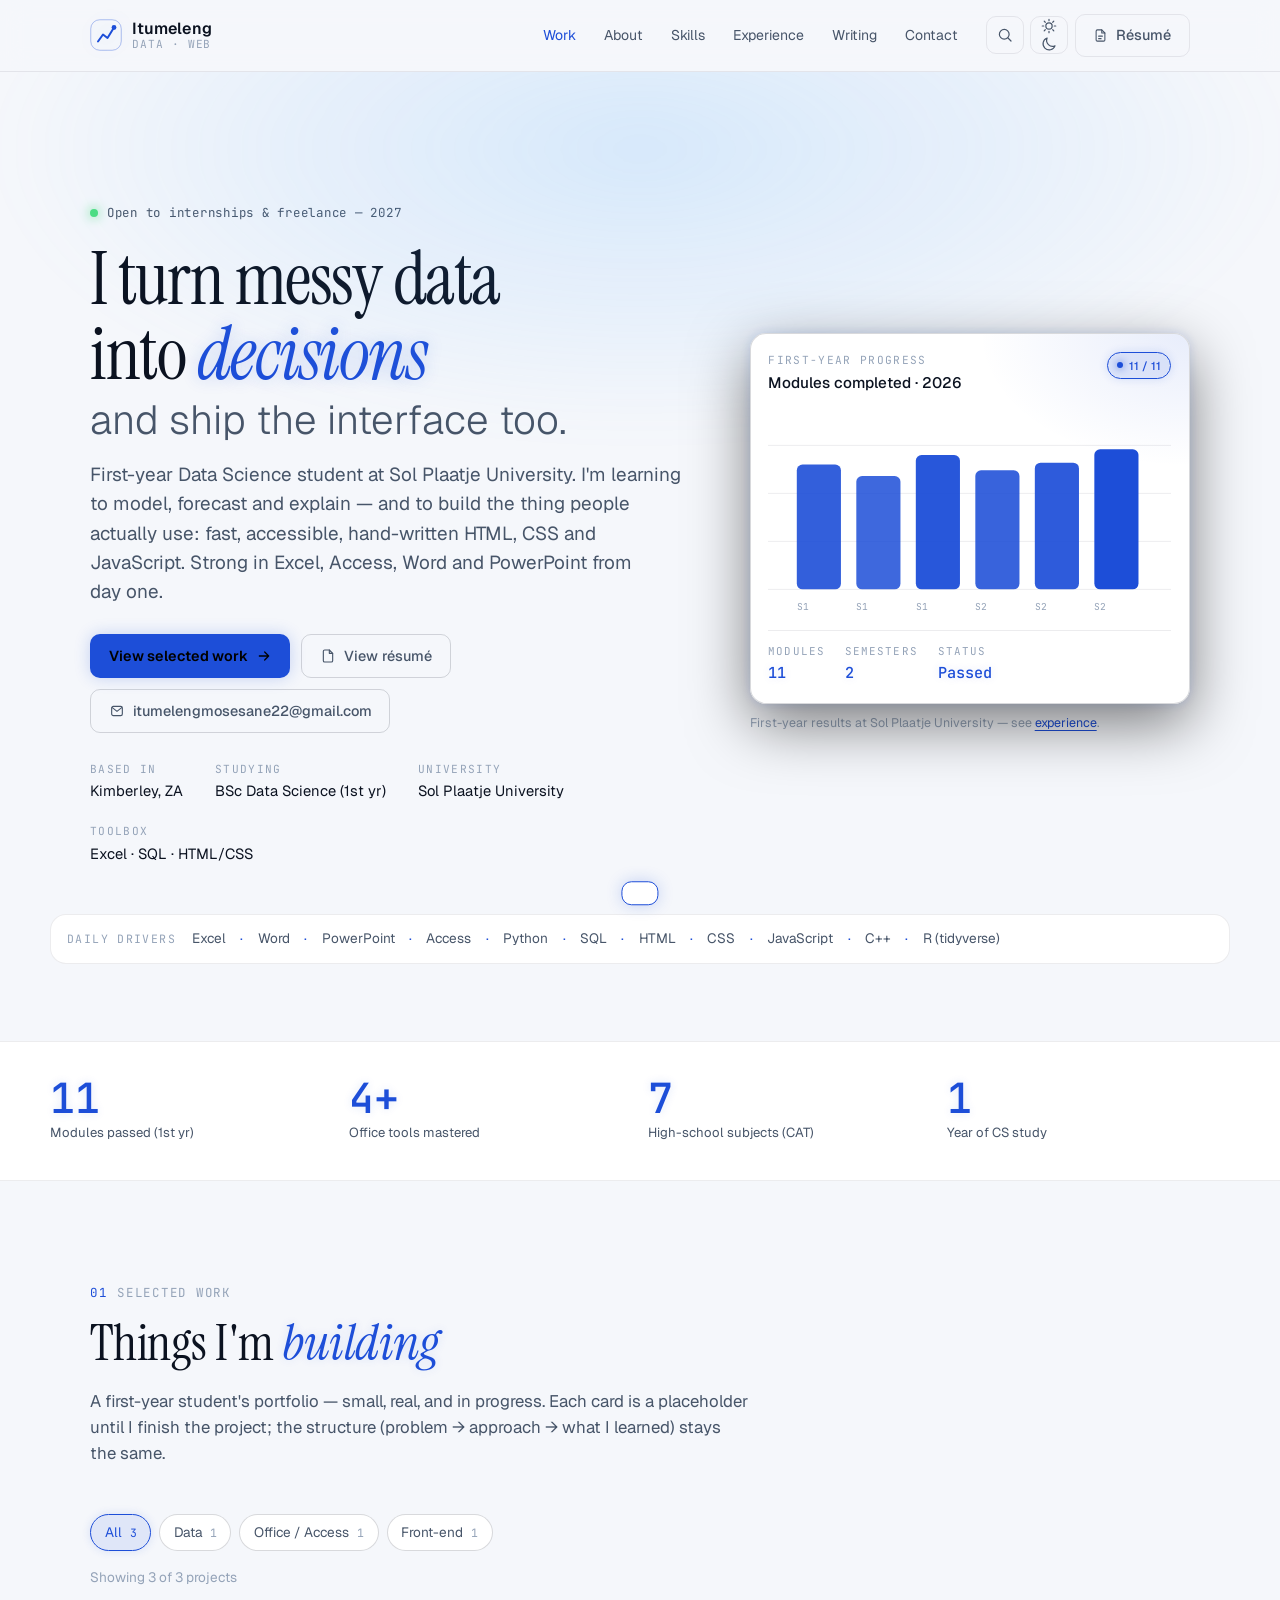
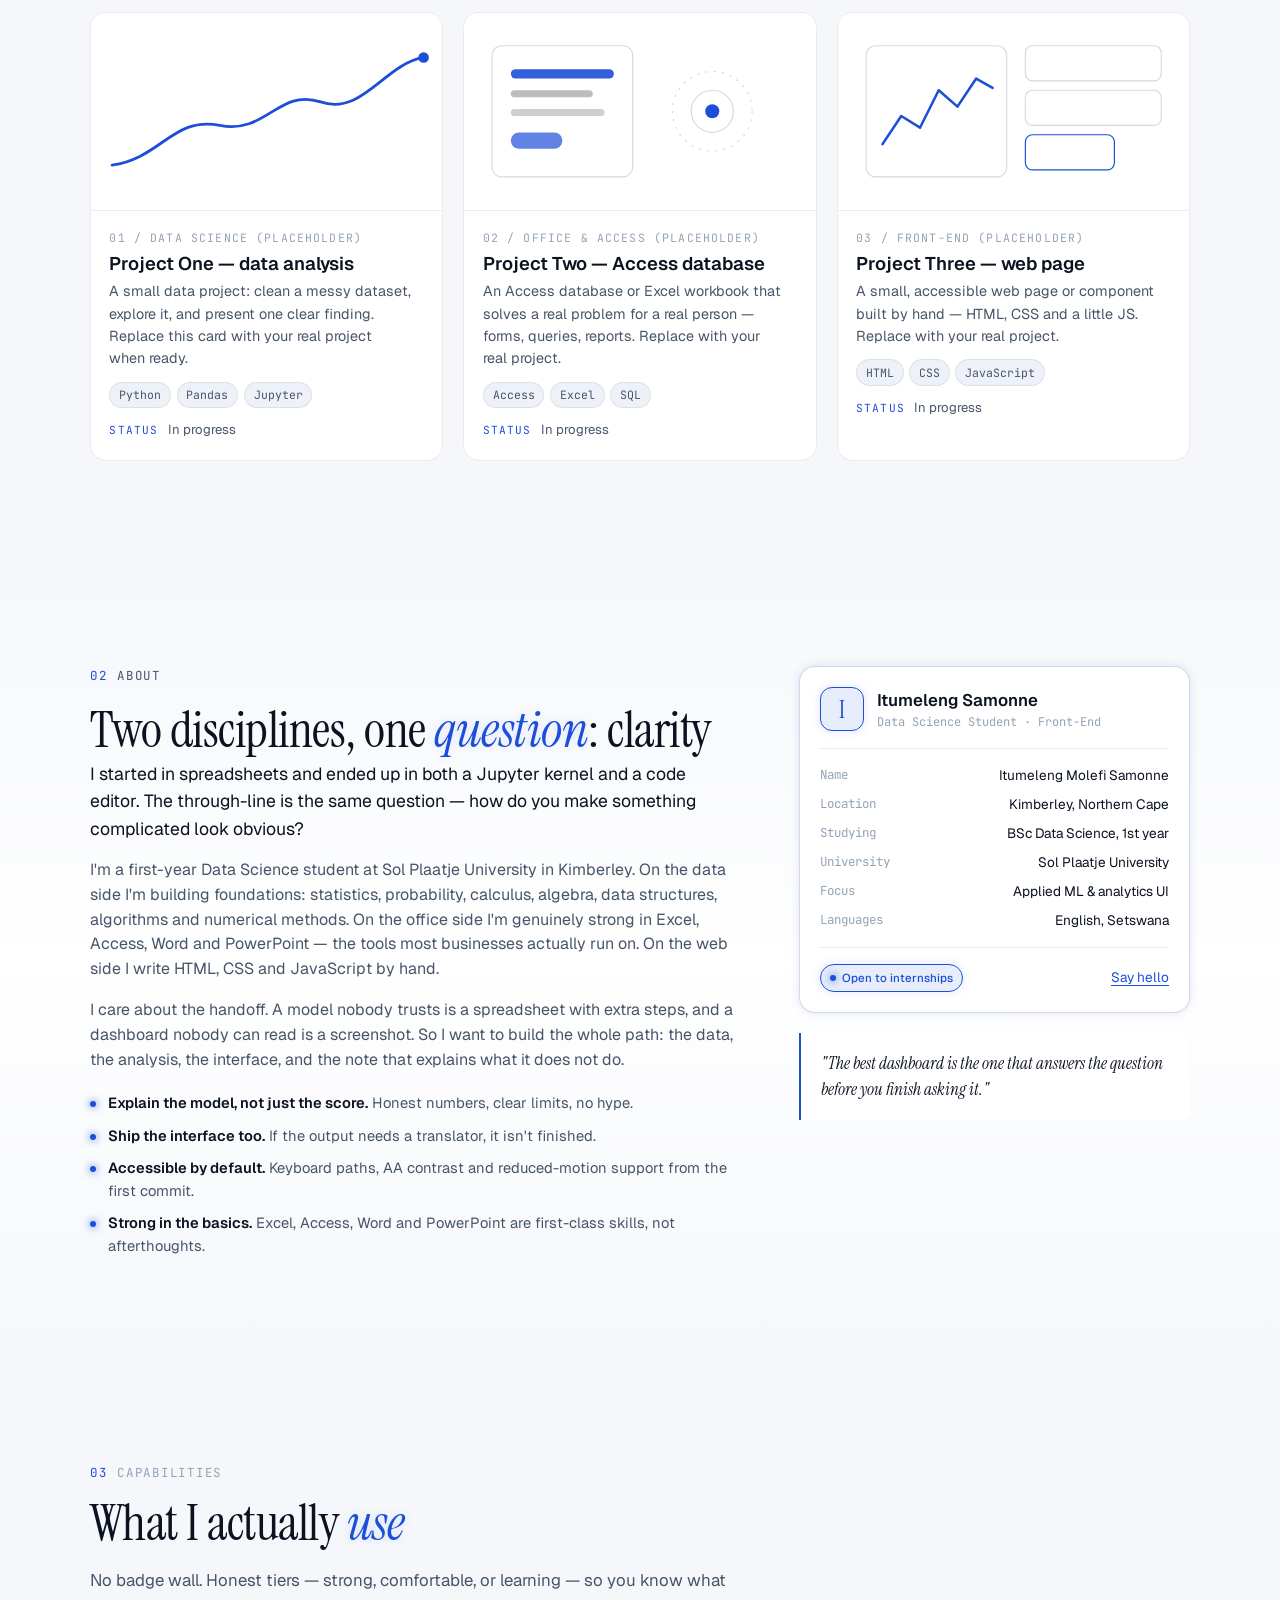
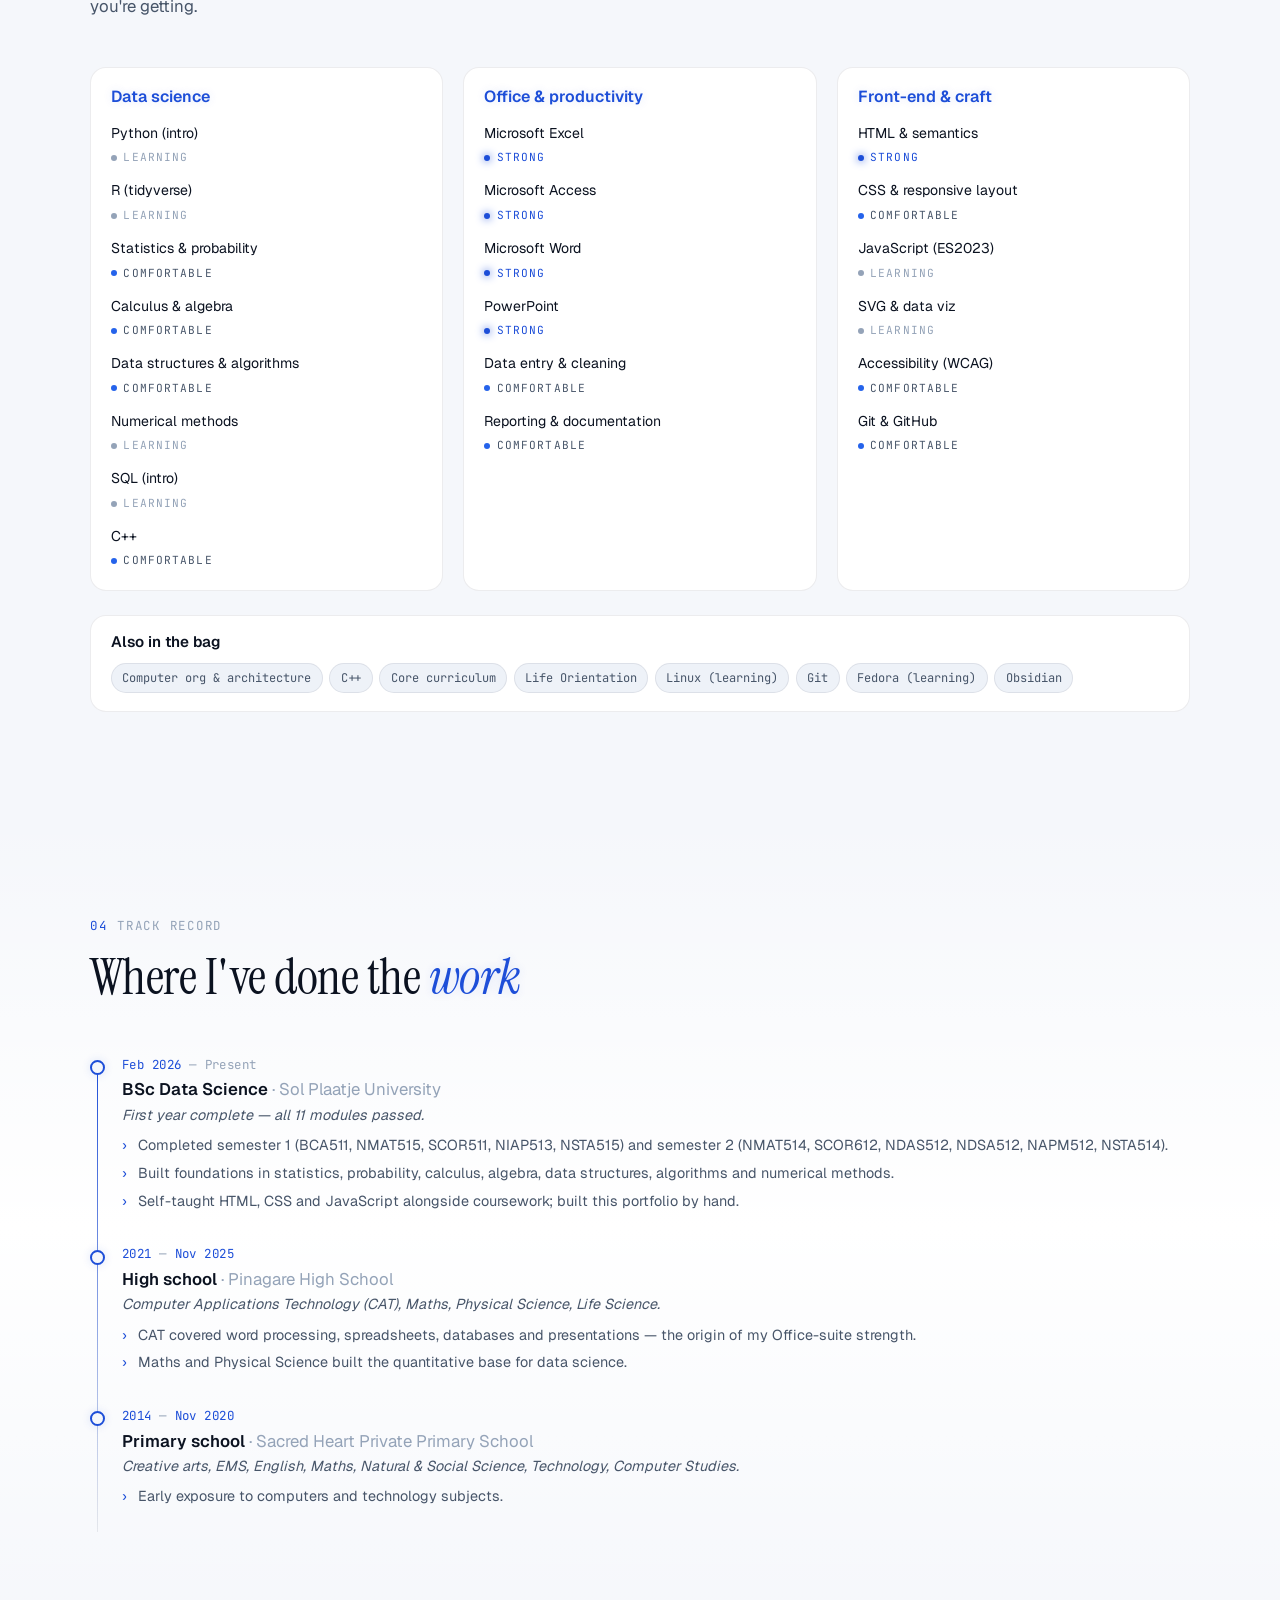
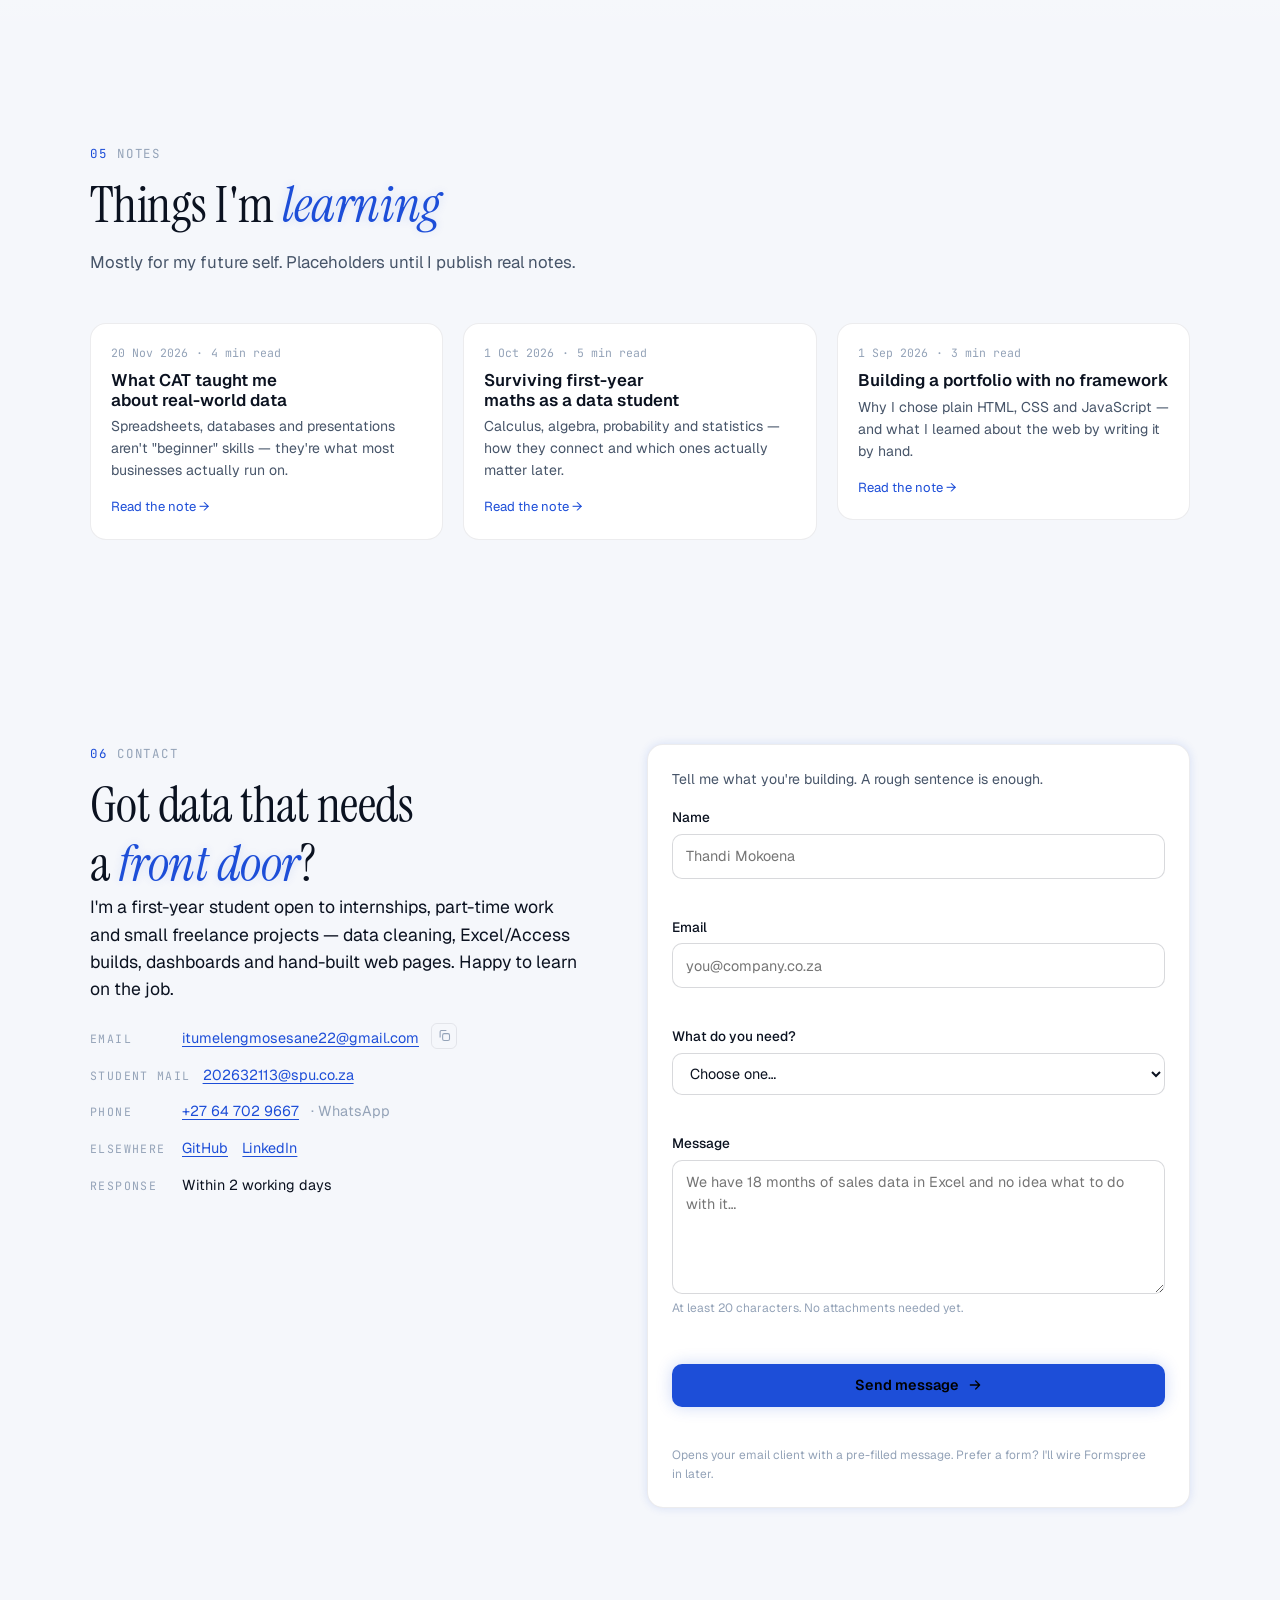
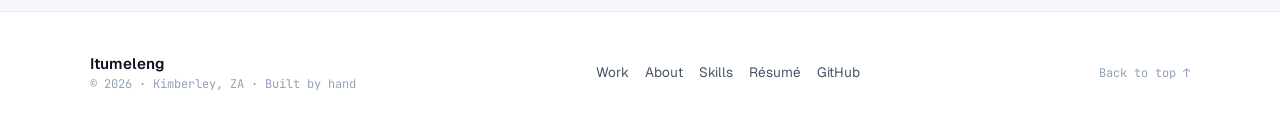
<file: index.html>
<!DOCTYPE html>
<html lang="en" data-theme="dark">
<head>
  <meta charset="utf-8" />
  <meta name="viewport" content="width=device-width, initial-scale=1" />

  <title>Itumeleng — Data Science Student &amp; Front-End Developer</title>
  <meta name="description" content="Portfolio of Itumeleng, a first-year Data Science student at Sol Plaatje University building models, dashboards and hand-written web interfaces." />
  <meta name="author" content="Itumeleng Molefi Samonne" />
  <meta name="theme-color" content="#000000" media="(prefers-color-scheme: dark)" />
  <meta name="theme-color" content="#f5f7fb" media="(prefers-color-scheme: light)" />
  <link rel="canonical" href="https://paska465.github.io/PORTFOLIO/" />

  <meta property="og:type" content="website" />
  <meta property="og:site_name" content="Itumeleng — My Portfolio" />
  <meta property="og:title" content="Itumeleng — Data Science Student &amp; Front-End Developer" />
  <meta property="og:description" content="First-year Data Science student at Sol Plaatje University. Models, dashboards and hand-built interfaces." />
  <meta property="og:image" content="https://paska465.github.io/PORTFOLIO/assets/img/og.svg" />
  <meta property="og:image:alt" content="Itumeleng — data science student portfolio" />
  <meta property="og:url" content="https://paska465.github.io/PORTFOLIO/" />
  <meta name="twitter:card" content="summary_large_image" />
  <meta name="twitter:title" content="Itumeleng — Data Science Student &amp; Front-End Developer" />
  <meta name="twitter:description" content="First-year Data Science student at Sol Plaatje University." />
  <meta name="twitter:image" content="https://paska465.github.io/PORTFOLIO/assets/img/og.svg" />

  <link rel="icon" href="assets/img/favicon.svg" type="image/svg+xml" />
  <link rel="apple-touch-icon" href="assets/img/favicon.svg" />
  <link rel="manifest" href="site.webmanifest" />

  <link rel="preconnect" href="https://fonts.googleapis.com" />
  <link rel="preconnect" href="https://fonts.gstatic.com" crossorigin />
  <link rel="stylesheet" href="https://fonts.googleapis.com/css2?family=Geist:wght@300..700&family=Instrument+Serif:ital@0;1&family=JetBrains+Mono:wght@400;500&display=swap" />
  <link rel="stylesheet" href="assets/css/styles.css" />

  <script>
    (function () {
      document.documentElement.classList.add('js');
      try {
        var forced = new URLSearchParams(location.search).get('theme');
        var stored = localStorage.getItem('theme');
        var prefersLight = window.matchMedia('(prefers-color-scheme: light)').matches;
        document.documentElement.dataset.theme =
          forced === 'light' || forced === 'dark' ? forced : (stored || (prefersLight ? 'light' : 'dark'));
      } catch (error) {
        document.documentElement.dataset.theme = 'dark';
      }
    })();
  </script>

  <script type="application/ld+json">
  {
    "@context": "https://schema.org",
    "@type": "Person",
    "name": "Itumeleng Molefi Samonne",
    "jobTitle": "Data Science Student & Front-End Developer",
    "description": "First-year Data Science student at Sol Plaatje University, building models, dashboards and accessible web interfaces.",
    "url": "https://paska465.github.io/PORTFOLIO/",
    "email": "itumelengmosesane22@gmail.com",
    "address": { "@type": "PostalAddress", "addressLocality": "Kimberley", "addressRegion": "Northern Cape", "addressCountry": "ZA" },
    "alumniOf": "Sol Plaatje University",
    "knowsAbout": ["Data Science", "C++", "R", "Python", "SQL", "Statistics", "HTML", "CSS", "JavaScript", "Microsoft Excel", "Microsoft Access", "Microsoft Word", "PowerPoint", "Computer Applications Technology"],
    "sameAs": [
      "https://github.com/Paska465",
      "https://www.linkedin.com/in/itumeleng-samonne-3x7"
    ]
  }
  </script>
</head>
<body>
  <a class="skip-link" href="#main">Skip to main content</a>

  <div class="grain" aria-hidden="true"></div>

  <header class="site-header" id="top">
    <div class="shell header-inner">
      <a class="brand" href="#top" aria-label="Itumeleng — back to top">
        <span class="brand-mark" aria-hidden="true">
          <svg viewBox="0 0 32 32" width="32" height="32" aria-hidden="true" focusable="false">
            <rect x="0.75" y="0.75" width="30.5" height="30.5" rx="9" fill="none" stroke="currentColor" stroke-opacity="0.35" />
            <path d="M8 22.5 L13 15.5 L17.5 19 L24 8.5" fill="none" stroke="currentColor" stroke-width="2" stroke-linecap="round" stroke-linejoin="round" />
            <circle cx="24" cy="8.5" r="2.4" fill="currentColor" />
          </svg>
        </span>
        <span class="brand-text">
          <span class="brand-name">Itumeleng</span>
          <span class="brand-role">Data · Web</span>
        </span>
      </a>

      <nav class="nav" id="primary-nav" aria-label="Primary">
        <ul class="nav-list">
          <li><a href="#work">Work</a></li>
          <li><a href="#about">About</a></li>
          <li><a href="#skills">Skills</a></li>
          <li><a href="#experience">Experience</a></li>
          <li><a href="#writing">Writing</a></li>
          <li><a href="#contact">Contact</a></li>
        </ul>
      </nav>

      <div class="header-actions">
        <button class="icon-button palette-trigger" type="button" data-palette-open aria-label="Open quick navigation (Control K)">
          <svg viewBox="0 0 24 24" width="18" height="18" aria-hidden="true" focusable="false" fill="none" stroke="currentColor" stroke-width="1.6" stroke-linecap="round">
            <circle cx="11" cy="11" r="6.5" />
            <path d="m16 16 4 4" />
          </svg>
        </button>

        <button class="icon-button theme-toggle" type="button" data-theme-toggle aria-label="Switch to light theme" aria-pressed="false">
          <svg class="icon-sun" viewBox="0 0 24 24" width="18" height="18" aria-hidden="true" focusable="false" fill="none" stroke="currentColor" stroke-width="1.6" stroke-linecap="round">
            <circle cx="12" cy="12" r="4.2" />
            <path d="M12 3v2M12 19v2M3 12h2M19 12h2M5.6 5.6 7 7M17 17l1.4 1.4M18.4 5.6 17 7M7 17l-1.4 1.4" />
          </svg>
          <svg class="icon-moon" viewBox="0 0 24 24" width="18" height="18" aria-hidden="true" focusable="false" fill="none" stroke="currentColor" stroke-width="1.6" stroke-linecap="round" stroke-linejoin="round">
            <path d="M20 14.5A8 8 0 0 1 9.5 4a8.2 8.2 0 1 0 10.5 10.5Z" />
          </svg>
        </button>

        <a class="button button-ghost header-resume" href="resume.html" aria-label="Résumé — view and print">
          <svg viewBox="0 0 24 24" width="15" height="15" aria-hidden="true" focusable="false" fill="none" stroke="currentColor" stroke-width="1.7" stroke-linecap="round" stroke-linejoin="round">
            <path d="M14 3H7a2 2 0 0 0-2 2v14a2 2 0 0 0 2 2h10a2 2 0 0 0 2-2V8z" />
            <path d="M14 3v5h5" />
            <path d="M9 13h6M9 17h4" />
          </svg>
          <span class="header-resume-label">Résumé</span>
        </a>

        <button class="icon-button menu-toggle" type="button" data-menu-toggle aria-expanded="false" aria-controls="primary-nav" aria-label="Open menu">
          <span class="menu-lines" aria-hidden="true"><span></span><span></span></span>
        </button>
      </div>
    </div>
    <div class="scroll-progress" aria-hidden="true"><span data-scroll-progress></span></div>
  </header>

  <main id="main" tabindex="-1">
    <section class="hero" aria-labelledby="hero-title">
      <div class="shell hero-grid">
        <div class="hero-copy">
          <p class="eyebrow">
            <span class="status-dot" aria-hidden="true"></span>
            Open to internships &amp; freelance — 2027
          </p>

          <h1 id="hero-title" class="hero-title">
            I turn messy data into
            <em>decisions</em>
            <span class="hero-title-line">and ship the interface too.</span>
          </h1>

          <p class="hero-lede">
            First-year Data Science student at Sol Plaatje University. I'm learning to model, forecast and
            explain — and to build the thing people actually use: fast, accessible, hand-written HTML, CSS and
            JavaScript. Strong in Excel, Access, Word and PowerPoint from day one.
          </p>

          <div class="hero-actions">
            <a class="button button-primary" href="#work">
              View selected work
              <svg viewBox="0 0 24 24" width="16" height="16" aria-hidden="true" focusable="false" fill="none" stroke="currentColor" stroke-width="1.9" stroke-linecap="round" stroke-linejoin="round">
                <path d="M5 12h14m0 0-6-6m6 6-6 6" />
              </svg>
            </a>
            <a class="button button-quiet" href="resume.html">
              <svg viewBox="0 0 24 24" width="16" height="16" aria-hidden="true" focusable="false" fill="none" stroke="currentColor" stroke-width="1.7" stroke-linecap="round" stroke-linejoin="round">
                <path d="M14 3H7a2 2 0 0 0-2 2v14a2 2 0 0 0 2 2h10a2 2 0 0 0 2-2V8z" />
                <path d="M14 3v5h5" />
              </svg>
              View résumé
            </a>
            <button class="button button-quiet" type="button" data-copy="itumelengmosesane22@gmail.com" data-copy-label="email">
              <svg viewBox="0 0 24 24" width="16" height="16" aria-hidden="true" focusable="false" fill="none" stroke="currentColor" stroke-width="1.7" stroke-linecap="round" stroke-linejoin="round">
                <rect x="4" y="5" width="16" height="14" rx="2.5" />
                <path d="m5 7 7 5.5L19 7" />
              </svg>
              <span data-copy-text>itumelengmosesane22@gmail.com</span>
            </button>
          </div>

          <dl class="hero-facts">
            <div>
              <dt>Based in</dt>
              <dd>Kimberley, ZA</dd>
            </div>
            <div>
              <dt>Studying</dt>
              <dd>BSc Data Science (1st yr)</dd>
            </div>
            <div>
              <dt>University</dt>
              <dd>Sol Plaatje University</dd>
            </div>
            <div>
              <dt>Toolbox</dt>
              <dd>Excel · SQL · HTML/CSS</dd>
            </div>
          </dl>
        </div>

        <figure class="hero-visual" aria-labelledby="hero-chart-caption">
          <div class="chart-card">
            <div class="chart-card-head">
              <div>
                <p class="chart-label">First-year progress</p>
                <p class="chart-title">Modules completed · 2026</p>
              </div>
              <span class="chip chip-live">11 / 11</span>
            </div>

            <svg class="chart" viewBox="0 0 420 220" role="img" aria-label="Bar chart of first-year modules completed by semester, all 11 passed." focusable="false">
              <defs>
                <linearGradient id="areaFill" x1="0" y1="0" x2="0" y2="1">
                  <stop offset="0%" stop-color="var(--accent)" stop-opacity="0.34" />
                  <stop offset="100%" stop-color="var(--accent)" stop-opacity="0" />
                </linearGradient>
              </defs>
              <g class="chart-grid" aria-hidden="true">
                <line x1="0" y1="40" x2="420" y2="40" />
                <line x1="0" y1="90" x2="420" y2="90" />
                <line x1="0" y1="140" x2="420" y2="140" />
                <line x1="0" y1="190" x2="420" y2="190" />
              </g>
              <g class="thumb-bars" fill="var(--accent)">
                <rect x="30" y="60" width="46" height="130" rx="6" opacity="0.9" />
                <rect x="92" y="72" width="46" height="118" rx="6" opacity="0.85" />
                <rect x="154" y="50" width="46" height="140" rx="6" opacity="0.95" />
                <rect x="216" y="66" width="46" height="124" rx="6" opacity="0.88" />
                <rect x="278" y="58" width="46" height="132" rx="6" opacity="0.92" />
                <rect x="340" y="44" width="46" height="146" rx="6" opacity="1" />
              </g>
              <g class="chart-annotate" aria-hidden="true">
                <text x="30" y="212" font-size="10">S1</text>
                <text x="92" y="212" font-size="10">S1</text>
                <text x="154" y="212" font-size="10">S1</text>
                <text x="216" y="212" font-size="10">S2</text>
                <text x="278" y="212" font-size="10">S2</text>
                <text x="340" y="212" font-size="10">S2</text>
              </g>
            </svg>

            <dl class="chart-stats">
              <div>
                <dt>Modules</dt>
                <dd>11</dd>
              </div>
              <div>
                <dt>Semesters</dt>
                <dd>2</dd>
              </div>
              <div>
                <dt>Status</dt>
                <dd>Passed</dd>
              </div>
            </dl>
          </div>
          <figcaption id="hero-chart-caption" class="chart-caption">
            First-year results at Sol Plaatje University — see <a href="#experience">experience</a>.
          </figcaption>
        </figure>
      </div>

      <div class="shell stack-strip" role="region" aria-label="Tools I work with">
        <span class="stack-strip-label">Daily drivers</span>
        <ul class="stack-list">
          <li>Excel</li>
          <li>Word</li>
          <li>PowerPoint</li>
          <li>Access</li>
          <li>Python</li>
          <li>SQL</li>
          <li>HTML</li>
          <li>CSS</li>
          <li>JavaScript</li>
          <li>C++</li>
          <LI>R (tidyverse)</LI>
        </ul>
      </div>
    </section>

    <section class="stats-band" aria-label="At a glance">
      <div class="shell stats-grid">
        <div class="stat" data-reveal>
          <span class="stat-value" data-count="11" data-suffix="">11</span>
          <span class="stat-label">Modules passed (1st yr)</span>
        </div>
        <div class="stat" data-reveal>
          <span class="stat-value" data-count="4" data-suffix="+">4+</span>
          <span class="stat-label">Office tools mastered</span>
        </div>
        <div class="stat" data-reveal>
          <span class="stat-value" data-count="7" data-suffix="">7</span>
          <span class="stat-label">High-school subjects (CAT)</span>
        </div>
        <div class="stat" data-reveal>
          <span class="stat-value" data-count="1" data-suffix="">1</span>
          <span class="stat-label">Year of CS study</span>
        </div>
      </div>
    </section>

    <section class="section" id="work" aria-labelledby="work-title">
      <div class="shell">
        <header class="section-head">
          <p class="section-kicker"><span>01</span> Selected work</p>
          <h2 id="work-title" class="section-title">Things I'm <em>building</em></h2>
          <p class="section-lede">
            A first-year student's portfolio — small, real, and in progress. Each card is a placeholder
            until I finish the project; the structure (problem → approach → what I learned) stays the same.
          </p>
        </header>

        <div class="filter-bar" role="group" aria-label="Filter projects by discipline">
          <button class="filter-chip is-active" type="button" data-filter="all" aria-pressed="true">All<span class="filter-count">3</span></button>
          <button class="filter-chip" type="button" data-filter="data" aria-pressed="false">Data<span class="filter-count">1</span></button>
          <button class="filter-chip" type="button" data-filter="office" aria-pressed="false">Office / Access<span class="filter-count">1</span></button>
          <button class="filter-chip" type="button" data-filter="frontend" aria-pressed="false">Front-end<span class="filter-count">1</span></button>
        </div>

        <p class="filter-status" data-filter-status role="status" aria-live="polite">Showing all 3 projects</p>

        <ul class="work-grid" data-work-grid>
          <li class="work-card" data-category="data" data-reveal>
            <article aria-labelledby="project-placeholder-1">
              <div class="work-thumb" aria-hidden="true">
                <svg viewBox="0 0 300 160" aria-hidden="true" focusable="false">
                  <g class="thumb-grid">
                    <line x1="0" y1="40" x2="300" y2="40" /><line x1="0" y1="80" x2="300" y2="80" /><line x1="0" y1="120" x2="300" y2="120" />
                  </g>
                  <path d="M18 126 C 60 120, 70 84, 110 92 S 160 60, 196 72 S 250 40, 284 34" fill="none" stroke="var(--accent)" stroke-width="2.4" stroke-linecap="round" />
                  <circle cx="284" cy="34" r="4.5" fill="var(--accent)" />
                </svg>
              </div>
              <div class="work-body">
                <p class="work-index">01 / Data science (placeholder)</p>
                <h3 id="project-placeholder-1"><a href="#contact">Project One — data analysis</a></h3>
                <p class="work-desc">
                  A small data project: clean a messy dataset, explore it, and present one clear finding.
                  Replace this card with your real project when ready.
                </p>
                <ul class="tag-list" aria-label="Technologies">
                  <li>Python</li><li>Pandas</li><li>Jupyter</li>
                </ul>
                <p class="work-metric"><span class="metric-label">Status</span> In progress</p>
              </div>
            </article>
          </li>

          <li class="work-card" data-category="office" data-reveal>
            <article aria-labelledby="project-placeholder-2">
              <div class="work-thumb" aria-hidden="true">
                <svg viewBox="0 0 300 160" aria-hidden="true" focusable="false">
                  <rect x="24" y="24" width="120" height="112" rx="8" fill="none" stroke="var(--line-strong)" />
                  <rect x="40" y="44" width="88" height="8" rx="4" fill="var(--accent)" opacity="0.9" />
                  <rect x="40" y="62" width="70" height="6" rx="3" fill="currentColor" opacity="0.28" />
                  <rect x="40" y="78" width="80" height="6" rx="3" fill="currentColor" opacity="0.2" />
                  <rect x="40" y="98" width="44" height="14" rx="7" fill="var(--accent)" opacity="0.7" />
                  <g stroke="var(--line-strong)" fill="none"><circle cx="212" cy="80" r="34" stroke-dasharray="2 5" /><circle cx="212" cy="80" r="18" /></g>
                  <circle cx="212" cy="80" r="6" fill="var(--accent)" />
                </svg>
              </div>
              <div class="work-body">
                <p class="work-index">02 / Office &amp; Access (placeholder)</p>
                <h3 id="project-placeholder-2"><a href="#contact">Project Two — Access database</a></h3>
                <p class="work-desc">
                  An Access database or Excel workbook that solves a real problem for a real person —
                  forms, queries, reports. Replace with your real project.
                </p>
                <ul class="tag-list" aria-label="Technologies">
                  <li>Access</li><li>Excel</li><li>SQL</li>
                </ul>
                <p class="work-metric"><span class="metric-label">Status</span> In progress</p>
              </div>
            </article>
          </li>

          <li class="work-card" data-category="frontend" data-reveal>
            <article aria-labelledby="project-placeholder-3">
              <div class="work-thumb" aria-hidden="true">
                <svg viewBox="0 0 300 160" aria-hidden="true" focusable="false">
                  <rect x="24" y="24" width="120" height="112" rx="8" fill="none" stroke="var(--line-strong)" />
                  <path d="M38 108 L54 84 L70 94 L86 62 L102 76 L118 52 L132 60" fill="none" stroke="var(--accent)" stroke-width="2.2" stroke-linecap="round" stroke-linejoin="round" />
                  <rect x="160" y="24" width="116" height="30" rx="6" fill="none" stroke="var(--line-strong)" />
                  <rect x="160" y="62" width="116" height="30" rx="6" fill="none" stroke="var(--line-strong)" />
                  <rect x="160" y="100" width="76" height="30" rx="6" fill="none" stroke="var(--accent)" />
                </svg>
              </div>
              <div class="work-body">
                <p class="work-index">03 / Front-end (placeholder)</p>
                <h3 id="project-placeholder-3"><a href="#contact">Project Three — web page</a></h3>
                <p class="work-desc">
                  A small, accessible web page or component built by hand — HTML, CSS and a little JS.
                  Replace with your real project.
                </p>
                <ul class="tag-list" aria-label="Technologies">
                  <li>HTML</li><li>CSS</li><li>JavaScript</li>
                </ul>
                <p class="work-metric"><span class="metric-label">Status</span> In progress</p>
              </div>
            </article>
          </li>
        </ul>
      </div>
    </section>

    <section class="section section-alt" id="about" aria-labelledby="about-title">
      <div class="shell about-grid">
        <div class="about-copy">
          <p class="section-kicker"><span>02</span> About</p>
          <h2 id="about-title" class="section-title">Two disciplines, one <em>question</em>: clarity</h2>

          <p class="lede">
            I started in spreadsheets and ended up in both a Jupyter kernel and a code editor. The
            through-line is the same question — how do you make something complicated look obvious?
          </p>

          <p>
            I'm a first-year Data Science student at Sol Plaatje University in Kimberley. On the data side I'm
            building foundations: statistics, probability, calculus, algebra, data structures, algorithms and
            numerical methods. On the office side I'm genuinely strong in Excel, Access, Word and PowerPoint —
            the tools most businesses actually run on. On the web side I write HTML, CSS and JavaScript by hand.
          </p>

          <p>
            I care about the handoff. A model nobody trusts is a spreadsheet with extra steps, and a dashboard
            nobody can read is a screenshot. So I want to build the whole path: the data, the analysis, the
            interface, and the note that explains what it does not do.
          </p>

          <ul class="principle-list">
            <li><strong>Explain the model, not just the score.</strong> Honest numbers, clear limits, no hype.</li>
            <li><strong>Ship the interface too.</strong> If the output needs a translator, it isn't finished.</li>
            <li><strong>Accessible by default.</strong> Keyboard paths, AA contrast and reduced-motion support from the first commit.</li>
            <li><strong>Strong in the basics.</strong> Excel, Access, Word and PowerPoint are first-class skills, not afterthoughts.</li>
          </ul>
        </div>

        <aside class="about-card" aria-label="Profile summary">
          <div class="id-card">
            <div class="id-card-top">
              <span class="monogram" aria-hidden="true">I</span>
              <div>
                <p class="id-name">Itumeleng Samonne</p>
                <p class="id-role">Data Science Student · Front-End</p>
              </div>
            </div>

            <dl class="id-facts">
              <div><dt>Name</dt><dd>Itumeleng Molefi Samonne</dd></div>
              <div><dt>Location</dt><dd>Kimberley, Northern Cape</dd></div>
              <div><dt>Studying</dt><dd>BSc Data Science, 1st year</dd></div>
              <div><dt>University</dt><dd>Sol Plaatje University</dd></div>
              <div><dt>Focus</dt><dd>Applied ML &amp; analytics UI</dd></div>
              <div><dt>Languages</dt><dd>English, Setswana</dd></div>
            </dl>

            <div class="id-footer">
              <span class="chip chip-live">Open to internships</span>
              <a class="inline-link" href="#contact">Say hello</a>
            </div>
          </div>

          <blockquote class="pull-quote">
            <p>"The best dashboard is the one that answers the question before you finish asking it."</p>
          </blockquote>
        </aside>
      </div>
    </section>

    <section class="section" id="skills" aria-labelledby="skills-title">
      <div class="shell">
        <header class="section-head">
          <p class="section-kicker"><span>03</span> Capabilities</p>
          <h2 id="skills-title" class="section-title">What I actually <em>use</em></h2>
          <p class="section-lede">No badge wall. Honest tiers — strong, comfortable, or learning — so you know what you're getting.</p>
        </header>

        <div class="skills-grid">
          <section class="skill-column" aria-labelledby="skills-data">
            <h3 id="skills-data">Data science</h3>
            <ul class="skill-list">
              <li>
                <span class="skill-name">Python (intro)</span>
                <span class="skill-tier is-learning"><span class="dot"></span>Learning</span>
              </li>
              <li>
                <span class="skill-name">R (tidyverse)</span>
                <span class="skill-tier is-learing"><span class="dot"></span>Learning</span>
              </li>
              <li>
                <span class="skill-name">Statistics &amp; probability</span>
                <span class="skill-tier is-comfortable"><span class="dot"></span>Comfortable</span>
              </li>
              <li>
                <span class="skill-name">Calculus &amp; algebra</span>
                <span class="skill-tier is-comfortable"><span class="dot"></span>Comfortable</span>
              </li>
              <li>
                <span class="skill-name">Data structures &amp; algorithms</span>
                <span class="skill-tier is-comfortable"><span class="dot"></span>Comfortable</span>
              </li>
              <li>
                <span class="skill-name">Numerical methods</span>
                <span class="skill-tier is-learning"><span class="dot"></span>Learning</span>
              </li>
              <li>
                <span class="skill-name">SQL (intro)</span>
                <span class="skill-tier is-learning"><span class="dot"></span>Learning</span>
              </li>
              <li>
                <span class="skill-name">C++</span>
                <span class="skill-tier is-comfortable"><span class="dot"></span>Comfortable</span>
              </li>

            </ul>
          </section>

          <section class="skill-column" aria-labelledby="skills-office">
            <h3 id="skills-office">Office &amp; productivity</h3>
            <ul class="skill-list">
              <li>
                <span class="skill-name">Microsoft Excel</span>
                <span class="skill-tier is-strong"><span class="dot"></span>Strong</span>
              </li>
              <li>
                <span class="skill-name">Microsoft Access</span>
                <span class="skill-tier is-strong"><span class="dot"></span>Strong</span>
              </li>
              <li>
                <span class="skill-name">Microsoft Word</span>
                <span class="skill-tier is-strong"><span class="dot"></span>Strong</span>
              </li>
              <li>
                <span class="skill-name">PowerPoint</span>
                <span class="skill-tier is-strong"><span class="dot"></span>Strong</span>
              </li>
              <li>
                <span class="skill-name">Data entry &amp; cleaning</span>
                <span class="skill-tier is-comfortable"><span class="dot"></span>Comfortable</span>
              </li>
              <li>
                <span class="skill-name">Reporting &amp; documentation</span>
                <span class="skill-tier is-comfortable"><span class="dot"></span>Comfortable</span>
              </li>
            </ul>
          </section>

          <section class="skill-column" aria-labelledby="skills-frontend">
            <h3 id="skills-frontend">Front-end &amp; craft</h3>
            <ul class="skill-list">
              <li>
                <span class="skill-name">HTML &amp; semantics</span>
                <span class="skill-tier is-strong"><span class="dot"></span>Strong</span>
              </li>
              <li>
                <span class="skill-name">CSS &amp; responsive layout</span>
                <span class="skill-tier is-comfortable"><span class="dot"></span>Comfortable</span>
              </li>
              <li>
                <span class="skill-name">JavaScript (ES2023)</span>
                <span class="skill-tier is-learning"><span class="dot"></span>Learning</span>
              </li>
              <li>
                <span class="skill-name">SVG &amp; data viz</span>
                <span class="skill-tier is-learning"><span class="dot"></span>Learning</span>
              </li>
              <li>
                <span class="skill-name">Accessibility (WCAG)</span>
                <span class="skill-tier is-comfortable"><span class="dot"></span>Comfortable</span>
              </li>
              <li>
                <span class="skill-name">Git &amp; GitHub</span>
                <span class="skill-tier is-comfortable"><span class="dot"></span>Comfortable</span>
              </li>
            </ul>
          </section>
        </div>

        <div class="toolbelt" role="region" aria-labelledby="toolbelt-title">
          <h3 id="toolbelt-title">Also in the bag</h3>
          <ul class="chip-row">
            <li>Computer org &amp; architecture</li><li>C++</li><li>Core curriculum</li><li>Life Orientation</li>
            <li>Linux (learning)</li><li>Git</li><li>Fedora (learning)</li><li>Obsidian</li>
          </ul>
        </div>
      </div>
    </section>

    <section class="section section-alt" id="experience" aria-labelledby="experience-title">
      <div class="shell">
        <header class="section-head">
          <p class="section-kicker"><span>04</span> Track record</p>
          <h2 id="experience-title" class="section-title">Where I've done the <em>work</em></h2>
        </header>

        <ol class="timeline">
          <li class="timeline-item" data-reveal>
            <div class="timeline-when">
              <time datetime="2026-02">Feb 2026</time> — <span>Present</span>
            </div>
            <div class="timeline-what">
              <h3>BSc Data Science <span class="timeline-org">· Sol Plaatje University</span></h3>
              <p class="timeline-note">First year complete — all 11 modules passed.</p>
              <ul>
                <li>Completed semester 1 (BCA511, NMAT515, SCOR511, NIAP513, NSTA515) and semester 2 (NMAT514, SCOR612, NDAS512, NDSA512, NAPM512, NSTA514).</li>
                <li>Built foundations in statistics, probability, calculus, algebra, data structures, algorithms and numerical methods.</li>
                <li>Self-taught HTML, CSS and JavaScript alongside coursework; built this portfolio by hand.</li>
              </ul>
            </div>
          </li>

          <li class="timeline-item" data-reveal>
            <div class="timeline-when">
              <time datetime="2021-01">2021</time> — <time datetime="2025-11">Nov 2025</time>
            </div>
            <div class="timeline-what">
              <h3>High school <span class="timeline-org">· Pinagare High School</span></h3>
              <p class="timeline-note">Computer Applications Technology (CAT), Maths, Physical Science, Life Science.</p>
              <ul>
                <li>CAT covered word processing, spreadsheets, databases and presentations — the origin of my Office-suite strength.</li>
                <li>Maths and Physical Science built the quantitative base for data science.</li>
              </ul>
            </div>
          </li>

          <li class="timeline-item" data-reveal>
            <div class="timeline-when">
              <time datetime="2014-01">2014</time> — <time datetime="2020-11">Nov 2020</time>
            </div>
            <div class="timeline-what">
              <h3>Primary school <span class="timeline-org">· Sacred Heart Private Primary School</span></h3>
              <p class="timeline-note">Creative arts, EMS, English, Maths, Natural &amp; Social Science, Technology, Computer Studies.</p>
              <ul>
                <li>Early exposure to computers and technology subjects.</li>
              </ul>
            </div>
          </li>
        </ol>
      </div>
    </section>

    <section class="section" id="writing" aria-labelledby="writing-title">
      <div class="shell">
        <header class="section-head">
          <p class="section-kicker"><span>05</span> Notes</p>
          <h2 id="writing-title" class="section-title">Things I'm <em>learning</em></h2>
          <p class="section-lede">Mostly for my future self. Placeholders until I publish real notes.</p>
        </header>

        <ul class="writing-grid">
          <li>
            <article class="note-card">
              <a class="note-link" href="#contact">
                <div class="note-meta"><time datetime="2026-11-20">20 Nov 2026</time><span aria-hidden="true">·</span><span>4 min read</span></div>
                <h3>What CAT taught me about real-world data</h3>
                <p>Spreadsheets, databases and presentations aren't "beginner" skills — they're what most businesses actually run on.</p>
                <span class="note-cta">Read the note <span aria-hidden="true">→</span></span>
              </a>
            </article>
          </li>
          <li>
            <article class="note-card">
              <a class="note-link" href="#contact">
                <div class="note-meta"><time datetime="2026-10-01">1 Oct 2026</time><span aria-hidden="true">·</span><span>5 min read</span></div>
                <h3>Surviving first-year maths as a data student</h3>
                <p>Calculus, algebra, probability and statistics — how they connect and which ones actually matter later.</p>
                <span class="note-cta">Read the note <span aria-hidden="true">→</span></span>
              </a>
            </article>
          </li>
          <li>
            <article class="note-card">
              <a class="note-link" href="#contact">
                <div class="note-meta"><time datetime="2026-09-01">1 Sep 2026</time><span aria-hidden="true">·</span><span>3 min read</span></div>
                <h3>Building a portfolio with no framework</h3>
                <p>Why I chose plain HTML, CSS and JavaScript — and what I learned about the web by writing it by hand.</p>
                <span class="note-cta">Read the note <span aria-hidden="true">→</span></span>
              </a>
            </article>
          </li>
        </ul>
      </div>
    </section>

    <section class="section contact" id="contact" aria-labelledby="contact-title">
      <div class="shell contact-grid">
        <div class="contact-copy">
          <p class="section-kicker"><span>06</span> Contact</p>
          <h2 id="contact-title" class="section-title">Got data that needs a <em>front door</em>?</h2>
          <p class="lede">
            I'm a first-year student open to internships, part-time work and small freelance projects —
            data cleaning, Excel/Access builds, dashboards and hand-built web pages. Happy to learn on the job.
          </p>

          <ul class="contact-list">
            <li>
              <span class="contact-label">Email</span>
              <a href="mailto:itumelengmosesane22@gmail.com">itumelengmosesane22@gmail.com</a>
              <button class="copy-button" type="button" data-copy="itumelengmosesane22@gmail.com" aria-label="Copy email address to clipboard">
                <svg viewBox="0 0 24 24" width="15" height="15" aria-hidden="true" focusable="false" fill="none" stroke="currentColor" stroke-width="1.7" stroke-linejoin="round">
                  <rect x="9" y="9" width="11" height="11" rx="2.5" />
                  <path d="M5 15V6a2 2 0 0 1 2-2h8" />
                </svg>
              </button>
            </li>
            <li>
              <span class="contact-label">Student mail</span>
              <a href="mailto:202632113@spu.co.za">202632113@spu.co.za</a>
            </li>
            <li>
              <span class="contact-label">Phone</span>
              <a href="tel:+27647029667">+27 64 702 9667</a>
              <span style="color:var(--text-faint)">· WhatsApp</span>
            </li>
            <li>
              <span class="contact-label">Elsewhere</span>
              <span class="social-row">
                <a href="https://github.com/Paska465" rel="me noopener noreferrer" target="_blank">GitHub<span class="visually-hidden"> (opens in a new tab)</span></a>
                <a href="https://www.linkedin.com/in/itumeleng-samonne-3x7" rel="me noopener noreferrer" target="_blank">LinkedIn<span class="visually-hidden"> (opens in a new tab)</span></a>
              </span>
            </li>
            <li>
              <span class="contact-label">Response</span>
              <span>Within 2 working days</span>
            </li>
          </ul>
        </div>

        <form class="contact-form" novalidate data-contact-form>
          <p class="form-intro">Tell me what you're building. A rough sentence is enough.</p>

          <div class="field">
            <label for="name">Name</label>
            <input id="name" name="name" type="text" autocomplete="name" placeholder="Thandi Mokoena" required minlength="2" aria-describedby="name-error" />
            <p class="field-error" id="name-error" aria-live="polite" data-error-for="name"></p>
          </div>

          <div class="field">
            <label for="email">Email</label>
            <input id="email" name="email" type="email" inputmode="email" autocomplete="email" spellcheck="false" placeholder="you@company.co.za" required aria-describedby="email-error" />
            <p class="field-error" id="email-error" aria-live="polite" data-error-for="email"></p>
          </div>

          <div class="field">
            <label for="topic">What do you need?</label>
            <select id="topic" name="topic" required aria-describedby="topic-error">
              <option value="">Choose one…</option>
              <option>Excel / Access build</option>
              <option>Data cleaning or audit</option>
              <option>Dashboard or reporting</option>
              <option>Website or landing page</option>
              <option>Internship (2027)</option>
              <option>Something else</option>
            </select>
            <p class="field-error" id="topic-error" aria-live="polite" data-error-for="topic"></p>
          </div>

          <div class="field">
            <label for="message">Message</label>
            <textarea id="message" name="message" rows="5" required minlength="20" placeholder="We have 18 months of sales data in Excel and no idea what to do with it…" aria-describedby="message-hint message-error"></textarea>
            <p class="field-hint" id="message-hint">At least 20 characters. No attachments needed yet.</p>
            <p class="field-error" id="message-error" aria-live="polite" data-error-for="message"></p>
          </div>

          <div class="honeypot" aria-hidden="true">
            <label for="company-url">Company URL</label>
            <input id="company-url" name="company-url" type="text" tabindex="-1" autocomplete="off" />
          </div>

          <button class="button button-primary form-submit" type="submit">
            <span data-submit-label>Send message</span>
            <svg viewBox="0 0 24 24" width="16" height="16" aria-hidden="true" focusable="false" fill="none" stroke="currentColor" stroke-width="1.9" stroke-linecap="round" stroke-linejoin="round">
              <path d="M5 12h14m0 0-6-6m6 6-6 6" />
            </svg>
          </button>

          <p class="form-status" role="status" aria-live="polite" data-form-status></p>
          <p class="form-footnote">
            Opens your email client with a pre-filled message. Prefer a form? I'll wire Formspree in later.
          </p>
        </form>
      </div>
    </section>
  </main>

  <footer class="site-footer">
    <div class="shell footer-grid">
      <div>
        <p class="footer-brand">Itumeleng</p>
        <p class="footer-meta">© 2026 · Kimberley, ZA · Built by hand</p>
      </div>
      <nav class="footer-links" aria-label="Footer">
        <a href="#work">Work</a>
        <a href="#about">About</a>
        <a href="#skills">Skills</a>
        <a href="resume.html">Résumé</a>
        <a href="https://github.com/Paska465" rel="me noopener noreferrer" target="_blank">GitHub</a>
      </nav>
      <a class="back-to-top" href="#top" data-back-to-top>Back to top ↑</a>
    </div>
  </footer>

  <div class="palette" data-palette aria-hidden="true" role="dialog" aria-label="Quick navigation">
    <div class="palette-backdrop" data-palette-backdrop></div>
    <div class="palette-panel">
      <div class="palette-input-wrap">
        <svg viewBox="0 0 24 24" width="16" height="16" aria-hidden="true" focusable="false" fill="none" stroke="currentColor" stroke-width="1.7" stroke-linecap="round">
          <circle cx="11" cy="11" r="6.5" /><path d="m16 16 4 4" />
        </svg>
        <input class="palette-input" data-palette-input type="search" placeholder="Jump to…" aria-label="Search sections" autocomplete="off" />
        <kbd>Esc</kbd>
      </div>
      <div class="palette-list" data-palette-list role="listbox"></div>
    </div>
  </div>

  <div class="toast" data-toast role="status" aria-live="polite"></div>

  <script src="assets/js/main.js" defer></script>
</body>
</html>
</file>
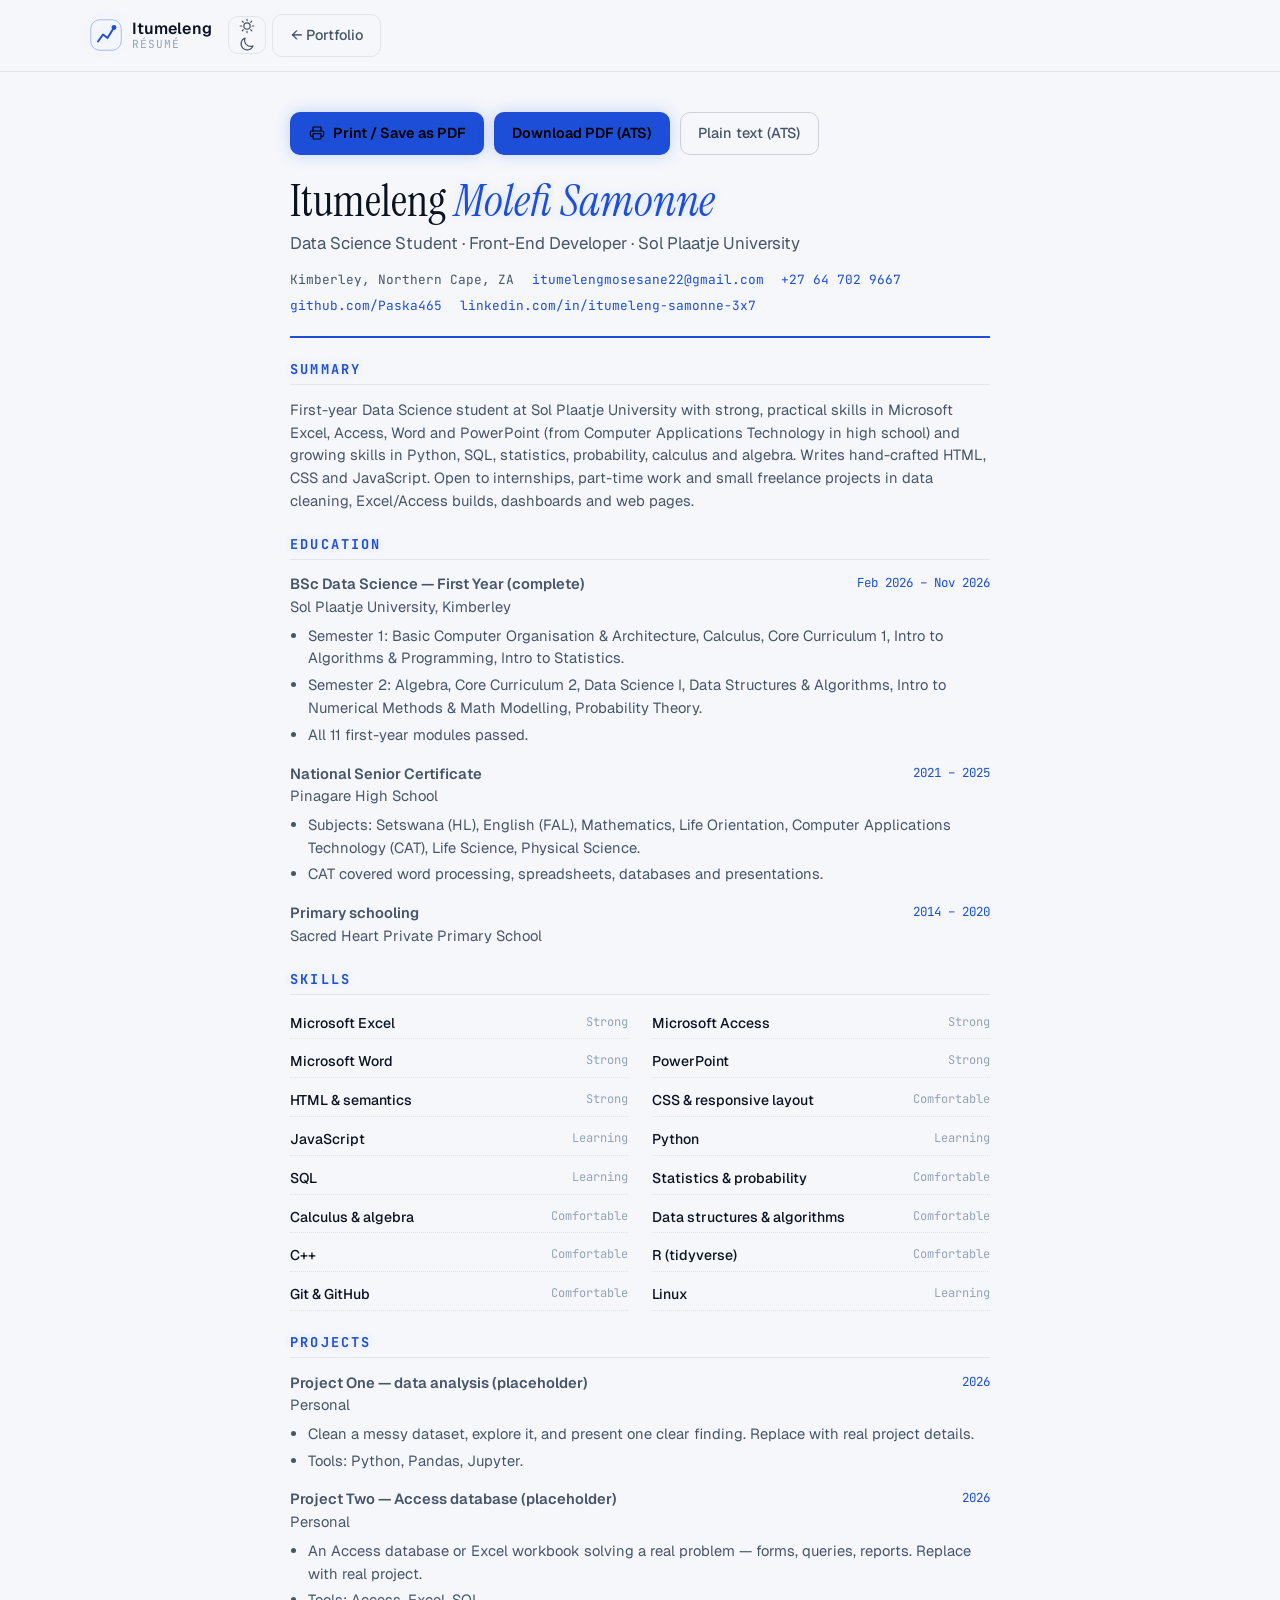
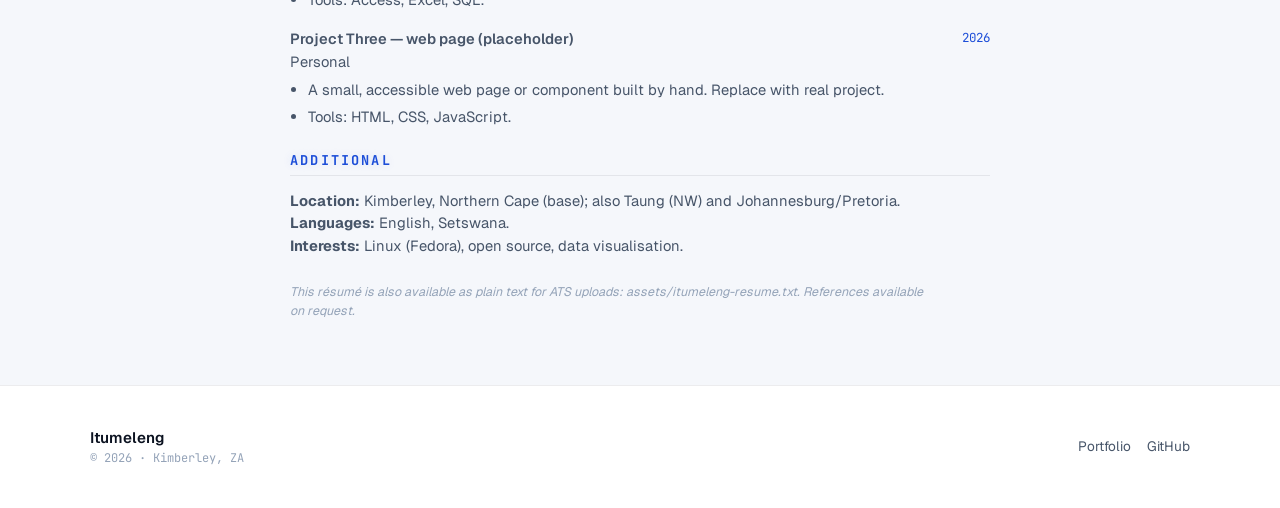
<file: resume.html>
<!DOCTYPE html>
<html lang="en" data-theme="dark">
<head>
  <meta charset="utf-8" />
  <meta name="viewport" content="width=device-width, initial-scale=1" />

  <title>Résumé — Itumeleng Molefi Samonne</title>
  <meta name="description" content="Printable résumé of Itumeleng Molefi Samonne, first-year Data Science student at Sol Plaatje University." />
  <meta name="author" content="Itumeleng Molefi Samonne" />
  <link rel="canonical" href="https://paska465.github.io/PORTFOLIO/resume.html" />

  <link rel="icon" href="assets/img/favicon.svg" type="image/svg+xml" />
  <link rel="preconnect" href="https://fonts.googleapis.com" />
  <link rel="preconnect" href="https://fonts.gstatic.com" crossorigin />
  <link rel="stylesheet" href="https://fonts.googleapis.com/css2?family=Geist:wght@300..700&family=Instrument+Serif:ital@0;1&family=JetBrains+Mono:wght@400;500&display=swap" />
  <link rel="stylesheet" href="assets/css/styles.css" />

  <script>
    (function () {
      try {
        var forced = new URLSearchParams(location.search).get('theme');
        var stored = localStorage.getItem('theme');
        var prefersLight = window.matchMedia('(prefers-color-scheme: light)').matches;
        document.documentElement.dataset.theme =
          forced === 'light' || forced === 'dark' ? forced : (stored || (prefersLight ? 'light' : 'dark'));
      } catch (e) { document.documentElement.dataset.theme = 'dark'; }
    })();
  </script>

  <style>
    .resume { max-width: 780px; margin: 0 auto; padding: 2.5rem var(--pad) 4rem; }
    .resume-head { border-bottom: 2px solid var(--accent); padding-bottom: 1.25rem; margin-bottom: 1.5rem; }
    .resume-name { font-family: var(--font-serif); font-size: clamp(2rem, 1.5rem + 2vw, 2.8rem); font-weight: 400; line-height: 1; }
    .resume-name em { font-style: italic; color: var(--accent); text-shadow: var(--accent-glow-soft); }
    .resume-role { color: var(--text-soft); font-size: 1.05rem; margin-top: 0.4rem; }
    .resume-contact { display: flex; flex-wrap: wrap; gap: 0.4rem 1.1rem; margin-top: 0.85rem; font-family: var(--font-mono); font-size: 0.8rem; color: var(--text-soft); }
    .resume-contact a { color: var(--accent); text-decoration: none; }
    .resume-contact span::before { content: "·"; color: var(--text-faint); margin-right: 1.1rem; }
    .resume-contact li:first-child span::before, .resume-contact span:first-child::before { content: ""; margin-right: 0; }
    .resume-section { margin-top: 1.5rem; }
    .resume-section h2 { font-family: var(--font-mono); font-size: 0.85rem; text-transform: uppercase; letter-spacing: 0.16em; color: var(--accent); border-bottom: 1px solid var(--line); padding-bottom: 0.4rem; margin-bottom: 0.85rem; text-shadow: var(--accent-glow-soft); }
    .resume-section p, .resume-section li { color: var(--text-soft); font-size: 0.92rem; }
    .resume-entry { margin-bottom: 1rem; }
    .resume-entry-head { display: flex; justify-content: space-between; gap: 1rem; flex-wrap: wrap; }
    .resume-entry-title { font-weight: 600; color: var(--text); font-size: 0.95rem; }
    .resume-entry-org { color: var(--text-faint); font-size: 0.85rem; }
    .resume-entry-when { font-family: var(--font-mono); font-size: 0.78rem; color: var(--accent); white-space: nowrap; }
    .resume-entry ul { margin-top: 0.35rem; padding-left: 1.1rem; }
    .resume-entry li { list-style: disc; margin-bottom: 0.25rem; }
    .resume-skills { display: grid; grid-template-columns: repeat(2, 1fr); gap: 0.5rem 1.5rem; }
    .resume-skill { display: flex; justify-content: space-between; font-size: 0.88rem; padding: 0.25rem 0; border-bottom: 1px dotted var(--line); }
    .resume-skill strong { color: var(--text); font-weight: 500; }
    .resume-skill span { font-family: var(--font-mono); font-size: 0.75rem; color: var(--text-faint); }
    .resume-actions { display: flex; gap: 0.6rem; margin-bottom: 1.5rem; flex-wrap: wrap; }
    .resume-note { font-size: 0.78rem; color: var(--text-faint); margin-top: 1.5rem; font-style: italic; }

    @media print {
      :root { --bg: #fff; --text: #000; --text-soft: #222; --text-faint: #444; --accent: #1d4ed8; --surface: #fff; --line: #ccc; }
      body { background: #fff; color: #000; font-size: 10.5pt; }
      .resume-actions, .site-header, .site-footer { display: none !important; }
      .resume { padding: 0; max-width: 100%; }
      a { color: #000; text-decoration: none; }
      .resume-contact a::after { content: " (" attr(href) ")"; font-size: 0.7em; color: #444; }
      h2 { break-after: avoid; }
      .resume-entry { break-inside: avoid; }
      @page { margin: 1.5cm; }
    }
  </style>
</head>
<body>
  <a class="skip-link" href="#main">Skip to main content</a>

  <header class="site-header" id="top">
    <div class="shell header-inner">
      <a class="brand" href="index.html" aria-label="Itumeleng — back to home">
        <span class="brand-mark" aria-hidden="true">
          <svg viewBox="0 0 32 32" width="32" height="32" aria-hidden="true" focusable="false">
            <rect x="0.75" y="0.75" width="30.5" height="30.5" rx="9" fill="none" stroke="currentColor" stroke-opacity="0.35" />
            <path d="M8 22.5 L13 15.5 L17.5 19 L24 8.5" fill="none" stroke="currentColor" stroke-width="2" stroke-linecap="round" stroke-linejoin="round" />
            <circle cx="24" cy="8.5" r="2.4" fill="currentColor" />
          </svg>
        </span>
        <span class="brand-text">
          <span class="brand-name">Itumeleng</span>
          <span class="brand-role">Résumé</span>
        </span>
      </a>
      <div class="header-actions">
        <button class="icon-button theme-toggle" type="button" data-theme-toggle aria-label="Switch to light theme" aria-pressed="false">
          <svg class="icon-sun" viewBox="0 0 24 24" width="18" height="18" aria-hidden="true" focusable="false" fill="none" stroke="currentColor" stroke-width="1.6" stroke-linecap="round">
            <circle cx="12" cy="12" r="4.2" /><path d="M12 3v2M12 19v2M3 12h2M19 12h2M5.6 5.6 7 7M17 17l1.4 1.4M18.4 5.6 17 7M7 17l-1.4 1.4" />
          </svg>
          <svg class="icon-moon" viewBox="0 0 24 24" width="18" height="18" aria-hidden="true" focusable="false" fill="none" stroke="currentColor" stroke-width="1.6" stroke-linecap="round" stroke-linejoin="round">
            <path d="M20 14.5A8 8 0 0 1 9.5 4a8.2 8.2 0 1 0 10.5 10.5Z" />
          </svg>
        </button>
        <a class="button button-ghost" href="index.html">← Portfolio</a>
      </div>
    </div>
  </header>

  <main id="main" tabindex="-1">
    <div class="resume">
      <div class="resume-actions">
        <button class="button button-primary" type="button" data-print>
          <svg viewBox="0 0 24 24" width="16" height="16" aria-hidden="true" focusable="false" fill="none" stroke="currentColor" stroke-width="1.7" stroke-linecap="round" stroke-linejoin="round">
            <path d="M6 9V3h12v6" /><rect x="6" y="13" width="12" height="8" rx="1" /><path d="M6 17H4a2 2 0 0 1-2-2v-4a2 2 0 0 1 2-2h16a2 2 0 0 1 2 2v4a2 2 0 0 1-2 2h-2" />
          </svg>
          Print / Save as PDF
        </button>
        <a class="button button-primary" href="assets/itumeleng-resume.pdf" download>Download PDF (ATS)</a>
        <a class="button button-quiet" href="assets/itumeleng-resume.txt" download>Plain text (ATS)</a>
      </div>

      <header class="resume-head">
        <h1 class="resume-name">Itumeleng <em>Molefi Samonne</em></h1>
        <p class="resume-role">Data Science Student · Front-End Developer · Sol Plaatje University</p>
        <ul class="resume-contact" aria-label="Contact details">
          <li><span>Kimberley, Northern Cape, ZA</span></li>
          <li><span><a href="mailto:itumelengmosesane22@gmail.com">itumelengmosesane22@gmail.com</a></span></li>
          <li><span><a href="tel:+27647029667">+27 64 702 9667</a></span></li>
          <li><span><a href="https://github.com/Paska465">github.com/Paska465</a></span></li>
          <li><span><a href="https://www.linkedin.com/in/itumeleng-samonne-3x7">linkedin.com/in/itumeleng-samonne-3x7</a></span></li>
        </ul>
      </header>

      <section class="resume-section" aria-labelledby="r-summary">
        <h2 id="r-summary">Summary</h2>
        <p>
          First-year Data Science student at Sol Plaatje University with strong, practical skills in Microsoft Excel,
          Access, Word and PowerPoint (from Computer Applications Technology in high school) and growing skills in
          Python, SQL, statistics, probability, calculus and algebra. Writes hand-crafted HTML, CSS and JavaScript.
          Open to internships, part-time work and small freelance projects in data cleaning, Excel/Access builds,
          dashboards and web pages.
        </p>
      </section>

      <section class="resume-section" aria-labelledby="r-education">
        <h2 id="r-education">Education</h2>

        <div class="resume-entry">
          <div class="resume-entry-head">
            <div>
              <p class="resume-entry-title">BSc Data Science — First Year (complete)</p>
              <p class="resume-entry-org">Sol Plaatje University, Kimberley</p>
            </div>
            <span class="resume-entry-when">Feb 2026 – Nov 2026</span>
          </div>
          <ul>
            <li>Semester 1: Basic Computer Organisation &amp; Architecture, Calculus, Core Curriculum 1, Intro to Algorithms &amp; Programming, Intro to Statistics.</li>
            <li>Semester 2: Algebra, Core Curriculum 2, Data Science I, Data Structures &amp; Algorithms, Intro to Numerical Methods &amp; Math Modelling, Probability Theory.</li>
            <li>All 11 first-year modules passed.</li>
          </ul>
        </div>

        <div class="resume-entry">
          <div class="resume-entry-head">
            <div>
              <p class="resume-entry-title">National Senior Certificate</p>
              <p class="resume-entry-org">Pinagare High School</p>
            </div>
            <span class="resume-entry-when">2021 – 2025</span>
          </div>
          <ul>
            <li>Subjects: Setswana (HL), English (FAL), Mathematics, Life Orientation, Computer Applications Technology (CAT), Life Science, Physical Science.</li>
            <li>CAT covered word processing, spreadsheets, databases and presentations.</li>
          </ul>
        </div>

        <div class="resume-entry">
          <div class="resume-entry-head">
            <div>
              <p class="resume-entry-title">Primary schooling</p>
              <p class="resume-entry-org">Sacred Heart Private Primary School</p>
            </div>
            <span class="resume-entry-when">2014 – 2020</span>
          </div>
        </div>
      </section>

      <section class="resume-section" aria-labelledby="r-skills">
        <h2 id="r-skills">Skills</h2>
        <div class="resume-skills">
          <div class="resume-skill"><strong>Microsoft Excel</strong><span>Strong</span></div>
          <div class="resume-skill"><strong>Microsoft Access</strong><span>Strong</span></div>
          <div class="resume-skill"><strong>Microsoft Word</strong><span>Strong</span></div>
          <div class="resume-skill"><strong>PowerPoint</strong><span>Strong</span></div>
          <div class="resume-skill"><strong>HTML &amp; semantics</strong><span>Strong</span></div>
          <div class="resume-skill"><strong>CSS &amp; responsive layout</strong><span>Comfortable</span></div>
          <div class="resume-skill"><strong>JavaScript</strong><span>Learning</span></div>
          <div class="resume-skill"><strong>Python</strong><span>Learning</span></div>
          <div class="resume-skill"><strong>SQL</strong><span>Learning</span></div>
          <div class="resume-skill"><strong>Statistics &amp; probability</strong><span>Comfortable</span></div>
          <div class="resume-skill"><strong>Calculus &amp; algebra</strong><span>Comfortable</span></div>
          <div class="resume-skill"><strong>Data structures &amp; algorithms</strong><span>Comfortable</span></div>
          <div class="resume-skill"><strong>C++</strong><span>Comfortable</span></div>
          <div class="resume-skill"><strong>R (tidyverse)</strong><span>Comfortable</span></div>
          <div class="resume-skill"><strong>Git &amp; GitHub</strong><span>Comfortable</span></div>
          <div class="resume-skill"><strong>Linux</strong><span>Learning</span></div>
        </div>
      </section>

      <section class="resume-section" aria-labelledby="r-projects">
        <h2 id="r-projects">Projects</h2>
        <div class="resume-entry">
          <div class="resume-entry-head">
            <div>
              <p class="resume-entry-title">Project One — data analysis (placeholder)</p>
              <p class="resume-entry-org">Personal</p>
            </div>
            <span class="resume-entry-when">2026</span>
          </div>
          <ul>
            <li>Clean a messy dataset, explore it, and present one clear finding. Replace with real project details.</li>
            <li>Tools: Python, Pandas, Jupyter.</li>
          </ul>
        </div>
        <div class="resume-entry">
          <div class="resume-entry-head">
            <div>
              <p class="resume-entry-title">Project Two — Access database (placeholder)</p>
              <p class="resume-entry-org">Personal</p>
            </div>
            <span class="resume-entry-when">2026</span>
          </div>
          <ul>
            <li>An Access database or Excel workbook solving a real problem — forms, queries, reports. Replace with real project.</li>
            <li>Tools: Access, Excel, SQL.</li>
          </ul>
        </div>
        <div class="resume-entry">
          <div class="resume-entry-head">
            <div>
              <p class="resume-entry-title">Project Three — web page (placeholder)</p>
              <p class="resume-entry-org">Personal</p>
            </div>
            <span class="resume-entry-when">2026</span>
          </div>
          <ul>
            <li>A small, accessible web page or component built by hand. Replace with real project.</li>
            <li>Tools: HTML, CSS, JavaScript.</li>
          </ul>
        </div>
      </section>

      <section class="resume-section" aria-labelledby="r-additional">
        <h2 id="r-additional">Additional</h2>
        <ul>
          <li><strong>Location:</strong> Kimberley, Northern Cape (base); also Taung (NW) and Johannesburg/Pretoria.</li>
          <li><strong>Languages:</strong> English, Setswana.</li>
          <li><strong>Interests:</strong> Linux (Fedora), open source, data visualisation.</li>
        </ul>
      </section>

      <p class="resume-note">
        This résumé is also available as plain text for ATS uploads: assets/itumeleng-resume.txt.
        References available on request.
      </p>
    </div>
  </main>

  <footer class="site-footer">
    <div class="shell footer-grid">
      <div>
        <p class="footer-brand">Itumeleng</p>
        <p class="footer-meta">© 2026 · Kimberley, ZA</p>
      </div>
      <nav class="footer-links" aria-label="Footer">
        <a href="index.html">Portfolio</a>
        <a href="https://github.com/Paska465" rel="me noopener noreferrer" target="_blank">GitHub</a>
      </nav>
    </div>
  </footer>

  <script src="assets/js/main.js" defer></script>
</body>
</html>
</file>
<file: assets/css/styles.css>
/* ============================================================
   Portfolio V2 — design system
   Accent: glowing blue on OLED black. Light theme: deep blue on white.
   ============================================================ */

/* ---------- Reset ---------- */
*, *::before, *::after { box-sizing: border-box; }
* { margin: 0; }
html { -webkit-text-size-adjust: 100%; scroll-behavior: smooth; }
body { min-height: 100vh; line-height: 1.55; -webkit-font-smoothing: antialiased; text-rendering: optimizeLegibility; }
img, picture, video, canvas, svg { display: block; max-width: 100%; }
input, button, textarea, select { font: inherit; color: inherit; }
button { cursor: pointer; background: none; border: 0; padding: 0; }
a { color: inherit; text-decoration: none; }
ul, ol { list-style: none; padding: 0; }
h1, h2, h3, h4 { text-wrap: balance; line-height: 1.15; }
p { text-wrap: pretty; }

/* ---------- Tokens ---------- */
:root {
  --bg: #000000;
  --bg-elev: #05080f;
  --surface: #0a0f1c;
  --surface-2: #111827;
  --surface-3: #1a2236;
  --line: rgba(255, 255, 255, 0.08);
  --line-strong: rgba(255, 255, 255, 0.16);
  --text: #e8eef7;
  --text-soft: #9aa8bf;
  --text-faint: #5b6a82;
  --accent: #4ea8ff;
  --accent-2: #7cc4ff;
  --accent-soft: rgba(78, 168, 255, 0.14);
  --accent-glow: 0 0 28px rgba(78, 168, 255, 0.5);
  --accent-glow-soft: 0 0 18px rgba(78, 168, 255, 0.28);
  --success: #4ade80;
  --warn: #fbbf24;
  --danger: #f87171;
  --radius: 16px;
  --radius-sm: 10px;
  --radius-xs: 6px;
  --shell: 1180px;
  --pad: clamp(1.25rem, 4vw, 2.5rem);
  --font-sans: "Geist", "Inter", system-ui, -apple-system, "Segoe UI", Roboto, sans-serif;
  --font-serif: "Instrument Serif", "Iowan Old Style", "Charter", Georgia, serif;
  --font-mono: "JetBrains Mono", "SF Mono", ui-monospace, Menlo, Consolas, monospace;
  --ease: cubic-bezier(0.22, 1, 0.36, 1);
  --dur: 320ms;
}

[data-theme="light"] {
  --bg: #f5f7fb;
  --bg-elev: #ffffff;
  --surface: #ffffff;
  --surface-2: #eef2f8;
  --surface-3: #e2e8f0;
  --line: rgba(15, 23, 42, 0.08);
  --line-strong: rgba(15, 23, 42, 0.16);
  --text: #0b1220;
  --text-soft: #475569;
  --text-faint: #94a3b8;
  --accent: #1d4ed8;
  --accent-2: #2563eb;
  --accent-soft: rgba(29, 78, 216, 0.10);
  --accent-glow: 0 0 16px rgba(29, 78, 216, 0.22);
  --accent-glow-soft: 0 0 10px rgba(29, 78, 216, 0.14);
}

/* ---------- Base ---------- */
html { background: var(--bg); color: var(--text); font-family: var(--font-sans); }
body {
  background: var(--bg);
  color: var(--text);
  font-family: var(--font-sans);
  font-size: 16px;
  overflow-x: hidden;
}
::selection { background: var(--accent-soft); color: var(--text); }

a:focus-visible, button:focus-visible, input:focus-visible, select:focus-visible, textarea:focus-visible {
  outline: 2px solid var(--accent);
  outline-offset: 3px;
  border-radius: 4px;
}

.skip-link {
  position: absolute; left: 1rem; top: -3rem; z-index: 1000;
  padding: 0.5rem 0.9rem; background: var(--surface); color: var(--text);
  border: 1px solid var(--line-strong); border-radius: var(--radius-sm);
  transition: top var(--dur) var(--ease);
}
.skip-link:focus { top: 1rem; }

.visually-hidden {
  position: absolute; width: 1px; height: 1px; padding: 0; margin: -1px;
  overflow: hidden; clip: rect(0,0,0,0); white-space: nowrap; border: 0;
}

/* ---------- Shell / layout ---------- */
.shell { width: 100%; max-width: var(--shell); margin: 0 auto; padding: 0 var(--pad); }
.section { padding: clamp(4rem, 8vw, 7rem) 0; }
.section-alt { background: linear-gradient(180deg, transparent, var(--bg-elev), transparent); }
.section-tight { padding: clamp(2rem, 4vw, 3.5rem) 0; }

.section-head { max-width: 760px; margin-bottom: clamp(2rem, 4vw, 3rem); }
.section-kicker {
  font-family: var(--font-mono); font-size: 0.78rem; letter-spacing: 0.14em;
  text-transform: uppercase; color: var(--text-faint); margin-bottom: 0.75rem;
  display: flex; align-items: center; gap: 0.6rem;
}
.section-kicker span { color: var(--accent); }
.section-title {
  font-family: var(--font-serif); font-size: clamp(2rem, 1.4rem + 3vw, 3.2rem);
  font-weight: 400; letter-spacing: -0.01em; color: var(--text);
}
.section-title em { font-style: italic; color: var(--accent); text-shadow: var(--accent-glow-soft); }
.section-lede { color: var(--text-soft); font-size: 1.05rem; margin-top: 0.9rem; max-width: 62ch; }

/* ---------- Header ---------- */
.site-header {
  position: sticky; top: 0; z-index: 100;
  backdrop-filter: blur(14px); -webkit-backdrop-filter: blur(14px);
  background: color-mix(in srgb, var(--bg) 72%, transparent);
  border-bottom: 1px solid var(--line);
}
.header-inner {
  display: flex; align-items: center; gap: 1rem;
  padding-top: 0.85rem; padding-bottom: 0.85rem;
}
.brand { display: flex; align-items: center; gap: 0.65rem; }
.brand-mark { color: var(--accent); filter: drop-shadow(var(--accent-glow-soft)); }
.brand-text { display: flex; flex-direction: column; line-height: 1.1; }
.brand-name { font-weight: 600; font-size: 1rem; letter-spacing: 0.01em; }
.brand-role { font-family: var(--font-mono); font-size: 0.7rem; color: var(--text-faint); letter-spacing: 0.08em; text-transform: uppercase; }

.nav { margin-left: auto; }
.nav-list { display: flex; align-items: center; gap: 0.25rem; }
.nav-list a {
  padding: 0.45rem 0.75rem; border-radius: var(--radius-xs);
  font-size: 0.88rem; color: var(--text-soft); transition: color var(--dur) var(--ease), background var(--dur) var(--ease);
}
.nav-list a:hover { color: var(--text); background: var(--surface); }
.nav-list a.is-active { color: var(--accent); }
.nav-resume a { color: var(--accent); border: 1px solid var(--line-strong); }
.nav-resume a:hover { background: var(--accent-soft); border-color: var(--accent); box-shadow: var(--accent-glow-soft); }

.header-actions { display: flex; align-items: center; gap: 0.4rem; }
.icon-button {
  width: 38px; height: 38px; display: grid; place-items: center;
  border-radius: var(--radius-sm); color: var(--text-soft);
  border: 1px solid var(--line); transition: all var(--dur) var(--ease);
}
.icon-button:hover { color: var(--text); border-color: var(--line-strong); background: var(--surface); }
.button {
  display: inline-flex; align-items: center; gap: 0.5rem;
  padding: 0.6rem 1.1rem; border-radius: var(--radius-sm);
  font-size: 0.9rem; font-weight: 500; border: 1px solid transparent;
  transition: all var(--dur) var(--ease); white-space: nowrap;
}
.button-primary {
  background: var(--accent); color: #000; font-weight: 600;
  box-shadow: var(--accent-glow);
}
.button-primary:hover { background: var(--accent-2); transform: translateY(-1px); box-shadow: 0 0 36px rgba(78,168,255,0.6); }
.button-quiet { color: var(--text-soft); border-color: var(--line-strong); }
.button-quiet:hover { color: var(--text); border-color: var(--accent); background: var(--accent-soft); }
.button-ghost { color: var(--text-soft); border-color: var(--line); }
.button-ghost:hover { color: var(--text); border-color: var(--line-strong); background: var(--surface); }

.header-resume { display: none; }
@media (min-width: 768px) { .header-resume { display: inline-flex; } }

.menu-toggle { display: none; }
@media (max-width: 767px) {
  .menu-toggle { display: grid; }
  .nav { position: absolute; top: 100%; left: 0; right: 0; display: none; background: var(--bg-elev); border-bottom: 1px solid var(--line); padding: 0.5rem var(--pad); }
  .nav.is-open { display: block; }
  .nav-list { flex-direction: column; align-items: stretch; gap: 0.15rem; }
  .nav-list a { padding: 0.7rem 0.75rem; }
}

.scroll-progress { position: absolute; left: 0; bottom: 0; height: 2px; width: 100%; background: transparent; }
.scroll-progress span { display: block; height: 100%; width: 0%; background: var(--accent); box-shadow: var(--accent-glow-soft); transition: width 80ms linear; }

/* ---------- Hero ---------- */
.hero { position: relative; padding: clamp(5rem, 10vw, 9rem) 0 clamp(3rem, 6vw, 5rem); overflow: hidden; }
.hero::before {
  content: ""; position: absolute; inset: -20% -10% auto -10%; height: 70%;
  background: radial-gradient(60% 60% at 50% 40%, rgba(78,168,255,0.18), transparent 70%);
  pointer-events: none; filter: blur(20px);
}
.hero-grid { display: grid; grid-template-columns: 1.15fr 0.85fr; gap: clamp(2rem, 5vw, 4rem); align-items: center; }
@media (max-width: 900px) { .hero-grid { grid-template-columns: 1fr; } }

.eyebrow {
  display: inline-flex; align-items: center; gap: 0.55rem;
  font-family: var(--font-mono); font-size: 0.78rem; letter-spacing: 0.06em;
  color: var(--text-soft); margin-bottom: 1.25rem;
}
.status-dot {
  width: 8px; height: 8px; border-radius: 50%; background: var(--success);
  box-shadow: 0 0 12px var(--success); animation: pulse 2.2s ease-in-out infinite;
}
@keyframes pulse { 0%,100% { opacity: 1; transform: scale(1); } 50% { opacity: 0.6; transform: scale(0.85); } }

.hero-title {
  font-family: var(--font-serif); font-size: clamp(2.6rem, 1.6rem + 5vw, 4.6rem);
  font-weight: 400; letter-spacing: -0.02em; line-height: 1.02;
}
.hero-title em { font-style: italic; color: var(--accent); text-shadow: var(--accent-glow); }
.hero-title-line { display: block; color: var(--text-soft); font-size: 0.55em; margin-top: 0.4rem; font-family: var(--font-sans); font-weight: 300; letter-spacing: 0; }

.hero-lede { color: var(--text-soft); font-size: clamp(1rem, 0.95rem + 0.4vw, 1.18rem); max-width: 52ch; margin: 1.25rem 0 1.75rem; }

.hero-actions { display: flex; flex-wrap: wrap; gap: 0.7rem; margin-bottom: 1.75rem; }

.hero-facts { display: flex; flex-wrap: wrap; gap: 1.25rem 2rem; }
.hero-facts div { display: flex; flex-direction: column; gap: 0.15rem; }
.hero-facts dt { font-family: var(--font-mono); font-size: 0.7rem; text-transform: uppercase; letter-spacing: 0.12em; color: var(--text-faint); }
.hero-facts dd { font-size: 0.92rem; color: var(--text); }

.hero-visual { margin: 0; }
.chart-card {
  background: linear-gradient(180deg, var(--surface), var(--bg-elev));
  border: 1px solid var(--line-strong); border-radius: var(--radius);
  padding: 1.1rem; box-shadow: var(--accent-glow-soft), 0 20px 60px rgba(0,0,0,0.5);
  position: relative; overflow: hidden;
}
.chart-card::before {
  content: ""; position: absolute; inset: 0;
  background: radial-gradient(80% 60% at 100% 0%, var(--accent-soft), transparent 60%);
  pointer-events: none;
}
.chart-card-head { display: flex; justify-content: space-between; align-items: flex-start; gap: 1rem; margin-bottom: 0.75rem; position: relative; }
.chart-label { font-family: var(--font-mono); font-size: 0.7rem; text-transform: uppercase; letter-spacing: 0.12em; color: var(--text-faint); }
.chart-title { font-size: 0.95rem; font-weight: 500; margin-top: 0.15rem; }
.chip {
  display: inline-flex; align-items: center; gap: 0.35rem;
  padding: 0.25rem 0.6rem; border-radius: 999px; font-size: 0.72rem; font-weight: 500;
  border: 1px solid var(--line-strong); color: var(--text-soft); background: var(--surface-2);
}
.chip-live { color: var(--accent); border-color: var(--accent); background: var(--accent-soft); box-shadow: var(--accent-glow-soft); }
.chip-live::before { content: ""; width: 6px; height: 6px; border-radius: 50%; background: var(--accent); box-shadow: 0 0 8px var(--accent); }

.chart { width: 100%; height: auto; color: var(--accent); }
.chart-grid line { stroke: var(--line); stroke-width: 1; }
.chart-line { stroke: var(--accent); filter: drop-shadow(0 0 6px rgba(78,168,255,0.6)); }
.chart-area { fill: url(#areaFill); }
.chart-points circle { fill: var(--accent); filter: drop-shadow(0 0 6px rgba(78,168,255,0.8)); }
.chart-annotate line { stroke: var(--text-faint); }
.chart-annotate text { fill: var(--text-faint); font-size: 10px; font-family: var(--font-mono); }

.chart-stats { display: flex; gap: 1.25rem; margin-top: 0.75rem; padding-top: 0.75rem; border-top: 1px solid var(--line); }
.chart-stats div { display: flex; flex-direction: column; gap: 0.1rem; }
.chart-stats dt { font-family: var(--font-mono); font-size: 0.68rem; text-transform: uppercase; letter-spacing: 0.1em; color: var(--text-faint); }
.chart-stats dd { font-family: var(--font-mono); font-size: 0.95rem; font-weight: 500; color: var(--accent); text-shadow: var(--accent-glow-soft); }

.chart-caption { font-size: 0.78rem; color: var(--text-faint); margin-top: 0.6rem; }
.chart-caption a { color: var(--accent); text-decoration: underline; text-underline-offset: 3px; }

.stack-strip { margin-top: clamp(2rem, 4vw, 3rem); display: flex; align-items: center; gap: 1rem; flex-wrap: wrap; padding: 0.85rem 1rem; border: 1px solid var(--line); border-radius: var(--radius); background: var(--surface); }
.stack-strip-label { font-family: var(--font-mono); font-size: 0.72rem; text-transform: uppercase; letter-spacing: 0.12em; color: var(--text-faint); }
.stack-list { display: flex; flex-wrap: wrap; gap: 0.4rem 0.9rem; }
.stack-list li { font-size: 0.85rem; color: var(--text-soft); }
.stack-list li::before { content: "·"; color: var(--accent); margin-right: 0.9rem; }
.stack-list li:first-child::before { content: ""; margin-right: 0; }

/* ---------- Stats band ---------- */
.stats-band { border-top: 1px solid var(--line); border-bottom: 1px solid var(--line); background: var(--bg-elev); }
.stats-grid { display: grid; grid-template-columns: repeat(4, 1fr); gap: 1rem; padding: 2.25rem 0; }
@media (max-width: 700px) { .stats-grid { grid-template-columns: repeat(2, 1fr); } }
.stat { display: flex; flex-direction: column; gap: 0.25rem; }
.stat-value { font-family: var(--font-mono); font-size: clamp(1.8rem, 1.4rem + 2vw, 2.6rem); font-weight: 500; color: var(--accent); text-shadow: var(--accent-glow-soft); line-height: 1; }
.stat-label { font-size: 0.82rem; color: var(--text-soft); }

/* ---------- Work grid ---------- */
.filter-bar { display: flex; flex-wrap: wrap; gap: 0.5rem; margin-bottom: 1rem; }
.filter-chip {
  display: inline-flex; align-items: center; gap: 0.5rem;
  padding: 0.45rem 0.85rem; border-radius: 999px; font-size: 0.85rem;
  border: 1px solid var(--line-strong); color: var(--text-soft); background: var(--surface);
  transition: all var(--dur) var(--ease);
}
.filter-chip:hover { border-color: var(--accent); color: var(--text); }
.filter-chip.is-active { background: var(--accent-soft); border-color: var(--accent); color: var(--accent); box-shadow: var(--accent-glow-soft); }
.filter-count { font-family: var(--font-mono); font-size: 0.72rem; color: var(--text-faint); }
.filter-chip.is-active .filter-count { color: var(--accent); }
.filter-status { font-size: 0.85rem; color: var(--text-faint); margin-bottom: 1.5rem; }

.work-grid { display: grid; grid-template-columns: repeat(3, 1fr); gap: 1.25rem; }
@media (max-width: 900px) { .work-grid { grid-template-columns: repeat(2, 1fr); } }
@media (max-width: 600px) { .work-grid { grid-template-columns: 1fr; } }

.work-card { background: var(--surface); border: 1px solid var(--line); border-radius: var(--radius); overflow: hidden; transition: transform var(--dur) var(--ease), border-color var(--dur) var(--ease), box-shadow var(--dur) var(--ease); }
.work-card:hover { transform: translateY(-4px); border-color: var(--accent); box-shadow: var(--accent-glow-soft); }
.work-card.is-hidden { display: none; }
.work-thumb { aspect-ratio: 16/9; background: var(--bg-elev); border-bottom: 1px solid var(--line); display: grid; place-items: center; overflow: hidden; }
.work-thumb svg { width: 100%; height: 100%; }
.work-body { padding: 1.1rem 1.15rem 1.25rem; }
.work-index { font-family: var(--font-mono); font-size: 0.72rem; text-transform: uppercase; letter-spacing: 0.1em; color: var(--text-faint); margin-bottom: 0.4rem; }
.work-body h3 { font-size: 1.15rem; font-weight: 600; margin-bottom: 0.4rem; }
.work-body h3 a { color: var(--text); }
.work-body h3 a:hover { color: var(--accent); text-shadow: var(--accent-glow-soft); }
.work-desc { color: var(--text-soft); font-size: 0.9rem; margin-bottom: 0.75rem; }
.tag-list { display: flex; flex-wrap: wrap; gap: 0.35rem; margin-bottom: 0.75rem; }
.tag-list li { font-family: var(--font-mono); font-size: 0.72rem; padding: 0.2rem 0.55rem; border-radius: 999px; background: var(--surface-2); color: var(--text-soft); border: 1px solid var(--line); }
.work-metric { font-size: 0.82rem; color: var(--text-soft); }
.work-metric .metric-label { font-family: var(--font-mono); font-size: 0.7rem; text-transform: uppercase; letter-spacing: 0.1em; color: var(--accent); margin-right: 0.4rem; }

/* ---------- About ---------- */
.about-grid { display: grid; grid-template-columns: 1.4fr 0.85fr; gap: clamp(2rem, 5vw, 4rem); align-items: start; }
@media (max-width: 900px) { .about-grid { grid-template-columns: 1fr; } }
.about-copy p { color: var(--text-soft); margin-bottom: 1rem; }
.about-copy .lede { color: var(--text); font-size: 1.1rem; }
.principle-list { margin-top: 1.25rem; display: flex; flex-direction: column; gap: 0.6rem; }
.principle-list li { padding-left: 1.1rem; position: relative; color: var(--text-soft); font-size: 0.92rem; }
.principle-list li::before { content: ""; position: absolute; left: 0; top: 0.55rem; width: 6px; height: 6px; border-radius: 50%; background: var(--accent); box-shadow: 0 0 8px var(--accent); }
.principle-list strong { color: var(--text); font-weight: 600; }

.about-card { position: sticky; top: 6rem; }
.id-card { background: var(--surface); border: 1px solid var(--line-strong); border-radius: var(--radius); padding: 1.25rem; box-shadow: var(--accent-glow-soft); }
.id-card-top { display: flex; align-items: center; gap: 0.85rem; margin-bottom: 1rem; padding-bottom: 1rem; border-bottom: 1px solid var(--line); }
.monogram { width: 44px; height: 44px; border-radius: 12px; display: grid; place-items: center; font-family: var(--font-serif); font-size: 1.5rem; color: var(--accent); background: var(--accent-soft); border: 1px solid var(--accent); box-shadow: var(--accent-glow-soft); }
.id-name { font-weight: 600; font-size: 1.05rem; }
.id-role { font-family: var(--font-mono); font-size: 0.75rem; color: var(--text-faint); }
.id-facts { display: flex; flex-direction: column; gap: 0.5rem; }
.id-facts div { display: flex; justify-content: space-between; gap: 1rem; font-size: 0.85rem; }
.id-facts dt { color: var(--text-faint); font-family: var(--font-mono); font-size: 0.78rem; }
.id-facts dd { color: var(--text); text-align: right; }
.id-footer { display: flex; justify-content: space-between; align-items: center; margin-top: 1rem; padding-top: 1rem; border-top: 1px solid var(--line); }
.inline-link { color: var(--accent); font-size: 0.85rem; text-decoration: underline; text-underline-offset: 3px; }
.pull-quote { margin-top: 1.25rem; padding: 1.1rem 1.25rem; border-left: 2px solid var(--accent); background: var(--surface); border-radius: 0 var(--radius-sm) var(--radius-sm) 0; }
.pull-quote p { font-family: var(--font-serif); font-style: italic; font-size: 1.05rem; color: var(--text); }

/* ---------- Skills ---------- */
.skills-grid { display: grid; grid-template-columns: repeat(3, 1fr); gap: 1.25rem; }
@media (max-width: 900px) { .skills-grid { grid-template-columns: 1fr; } }
.skill-column { background: var(--surface); border: 1px solid var(--line); border-radius: var(--radius); padding: 1.25rem; }
.skill-column h3 { font-size: 1rem; font-weight: 600; margin-bottom: 1rem; color: var(--accent); text-shadow: var(--accent-glow-soft); }
.skill-list { display: flex; flex-direction: column; gap: 0.85rem; }
.skill-list li { display: flex; flex-direction: column; gap: 0.3rem; }
.skill-name { font-size: 0.88rem; color: var(--text); }
.skill-tier {
  display: inline-flex; align-items: center; gap: 0.4rem;
  font-family: var(--font-mono); font-size: 0.7rem; text-transform: uppercase; letter-spacing: 0.1em;
  color: var(--text-faint);
}
.skill-tier .dot { width: 6px; height: 6px; border-radius: 50%; background: var(--text-faint); }
.skill-tier.is-strong .dot { background: var(--accent); box-shadow: 0 0 8px var(--accent); }
.skill-tier.is-strong { color: var(--accent); }
.skill-tier.is-comfortable .dot { background: var(--accent-2); }
.skill-tier.is-comfortable { color: var(--text-soft); }
.skill-tier.is-learning .dot { background: var(--text-faint); }

.toolbelt { margin-top: 1.5rem; padding: 1.1rem 1.25rem; border: 1px solid var(--line); border-radius: var(--radius); background: var(--surface); }
.toolbelt h3 { font-size: 0.95rem; font-weight: 600; margin-bottom: 0.75rem; color: var(--text); }
.chip-row { display: flex; flex-wrap: wrap; gap: 0.4rem; }
.chip-row li { font-family: var(--font-mono); font-size: 0.75rem; padding: 0.3rem 0.65rem; border-radius: 999px; background: var(--surface-2); color: var(--text-soft); border: 1px solid var(--line); }

/* ---------- Timeline ---------- */
.timeline { position: relative; padding-left: 2rem; }
.timeline::before { content: ""; position: absolute; left: 7px; top: 0.5rem; bottom: 0.5rem; width: 1px; background: linear-gradient(180deg, var(--accent), var(--line)); }
.timeline-item { position: relative; padding-bottom: 2rem; }
.timeline-item::before {
  content: ""; position: absolute; left: -2rem; top: 0.35rem;
  width: 15px; height: 15px; border-radius: 50%;
  background: var(--bg); border: 2px solid var(--accent); box-shadow: var(--accent-glow-soft);
}
.timeline-when { font-family: var(--font-mono); font-size: 0.78rem; color: var(--text-faint); margin-bottom: 0.4rem; letter-spacing: 0.04em; }
.timeline-when time { color: var(--accent); }
.timeline-what h3 { font-size: 1.05rem; font-weight: 600; margin-bottom: 0.25rem; }
.timeline-org { color: var(--text-faint); font-weight: 400; }
.timeline-note { color: var(--text-soft); font-size: 0.9rem; margin-bottom: 0.5rem; font-style: italic; }
.timeline-what ul { display: flex; flex-direction: column; gap: 0.35rem; }
.timeline-what li { color: var(--text-soft); font-size: 0.9rem; padding-left: 1rem; position: relative; }
.timeline-what li::before { content: "›"; position: absolute; left: 0; color: var(--accent); }

/* ---------- Writing ---------- */
.writing-grid { display: grid; grid-template-columns: repeat(3, 1fr); gap: 1.25rem; }
@media (max-width: 900px) { .writing-grid { grid-template-columns: 1fr; } }
.note-card { background: var(--surface); border: 1px solid var(--line); border-radius: var(--radius); overflow: hidden; transition: all var(--dur) var(--ease); }
.note-card:hover { border-color: var(--accent); box-shadow: var(--accent-glow-soft); transform: translateY(-3px); }
.note-link { display: block; padding: 1.25rem; color: inherit; }
.note-meta { display: flex; align-items: center; gap: 0.5rem; font-family: var(--font-mono); font-size: 0.72rem; color: var(--text-faint); margin-bottom: 0.6rem; }
.note-card h3 { font-size: 1.05rem; font-weight: 600; margin-bottom: 0.4rem; }
.note-card p { color: var(--text-soft); font-size: 0.88rem; margin-bottom: 0.75rem; }
.note-cta { font-size: 0.82rem; color: var(--accent); }

/* ---------- Contact ---------- */
.contact-grid { display: grid; grid-template-columns: 1fr 1.1fr; gap: clamp(2rem, 5vw, 4rem); align-items: start; }
@media (max-width: 900px) { .contact-grid { grid-template-columns: 1fr; } }
.contact-copy .lede { color: var(--text); font-size: 1.1rem; margin-bottom: 1.25rem; }
.contact-list { display: flex; flex-direction: column; gap: 0.9rem; }
.contact-list li { display: flex; align-items: baseline; gap: 0.75rem; flex-wrap: wrap; font-size: 0.9rem; }
.contact-label { font-family: var(--font-mono); font-size: 0.72rem; text-transform: uppercase; letter-spacing: 0.12em; color: var(--text-faint); min-width: 80px; }
.contact-list a { color: var(--accent); text-decoration: underline; text-underline-offset: 3px; }
.social-row { display: flex; gap: 0.9rem; flex-wrap: wrap; }
.copy-button { display: inline-grid; place-items: center; width: 26px; height: 26px; border-radius: 6px; color: var(--text-faint); border: 1px solid var(--line); transition: all var(--dur) var(--ease); vertical-align: middle; }
.copy-button:hover { color: var(--accent); border-color: var(--accent); background: var(--accent-soft); }

.contact-form { background: var(--surface); border: 1px solid var(--line); border-radius: var(--radius); padding: 1.5rem; box-shadow: var(--accent-glow-soft); }
.form-intro { color: var(--text-soft); font-size: 0.88rem; margin-bottom: 1rem; }
.field { margin-bottom: 1rem; display: flex; flex-direction: column; gap: 0.35rem; }
.field label { font-size: 0.85rem; font-weight: 500; color: var(--text); }
.field input, .field select, .field textarea {
  width: 100%; padding: 0.65rem 0.8rem; border-radius: var(--radius-sm);
  border: 1px solid var(--line-strong); background: var(--bg-elev); color: var(--text);
  font-size: 0.9rem; transition: border-color var(--dur) var(--ease), box-shadow var(--dur) var(--ease);
}
.field input:focus, .field select:focus, .field textarea:focus { border-color: var(--accent); box-shadow: 0 0 0 3px var(--accent-soft); outline: none; }
.field-error { font-size: 0.78rem; color: var(--danger); min-height: 1rem; }
.field-hint { font-size: 0.75rem; color: var(--text-faint); }
.honeypot { position: absolute; left: -9999px; opacity: 0; pointer-events: none; }
.form-submit { width: 100%; justify-content: center; margin-top: 0.5rem; }
.form-status { font-size: 0.85rem; color: var(--text-soft); margin-top: 0.75rem; min-height: 1.2rem; }
.form-footnote { font-size: 0.75rem; color: var(--text-faint); margin-top: 0.5rem; }

/* ---------- Footer ---------- */
.site-footer { border-top: 1px solid var(--line); padding: 2.5rem 0; background: var(--bg-elev); }
.footer-grid { display: flex; justify-content: space-between; align-items: center; gap: 1.5rem; flex-wrap: wrap; }
.footer-brand { font-weight: 600; font-size: 0.95rem; }
.footer-meta { font-family: var(--font-mono); font-size: 0.75rem; color: var(--text-faint); }
.footer-links { display: flex; gap: 1rem; }
.footer-links a { color: var(--text-soft); font-size: 0.85rem; }
.footer-links a:hover { color: var(--accent); }
.back-to-top {
  display: inline-flex; align-items: center; gap: 0.4rem;
  font-family: var(--font-mono); font-size: 0.75rem; color: var(--text-faint);
}
.back-to-top:hover { color: var(--accent); }

/* ---------- Command palette ---------- */
.palette { position: fixed; inset: 0; z-index: 1000; display: none; }
.palette.is-open { display: block; }
.palette-backdrop { position: absolute; inset: 0; background: rgba(0,0,0,0.7); backdrop-filter: blur(4px); }
.palette-panel {
  position: relative; margin: 12vh auto 0; max-width: 560px; width: calc(100% - 2rem);
  background: var(--surface); border: 1px solid var(--line-strong); border-radius: var(--radius);
  box-shadow: var(--accent-glow), 0 40px 80px rgba(0,0,0,0.6); overflow: hidden;
}
.palette-input-wrap { display: flex; align-items: center; gap: 0.6rem; padding: 0.85rem 1rem; border-bottom: 1px solid var(--line); }
.palette-input-wrap svg { color: var(--text-faint); }
.palette-input { flex: 1; background: none; border: 0; color: var(--text); font-size: 0.95rem; outline: none; }
.palette-list { max-height: 50vh; overflow-y: auto; padding: 0.4rem; }
.palette-item { display: flex; align-items: center; gap: 0.7rem; padding: 0.6rem 0.75rem; border-radius: var(--radius-sm); color: var(--text-soft); cursor: pointer; }
.palette-item:hover, .palette-item.is-active { background: var(--accent-soft); color: var(--text); }
.palette-item.is-active { box-shadow: inset 2px 0 0 var(--accent); }
.palette-item kbd { margin-left: auto; font-family: var(--font-mono); font-size: 0.7rem; color: var(--text-faint); }
.palette-empty { padding: 1.5rem; text-align: center; color: var(--text-faint); font-size: 0.85rem; }

/* ---------- Toast ---------- */
.toast {
  position: fixed; bottom: 1.5rem; left: 50%; transform: translate(-50%, 120%);
  background: var(--surface); border: 1px solid var(--accent); color: var(--text);
  padding: 0.7rem 1.1rem; border-radius: var(--radius-sm); font-size: 0.85rem;
  box-shadow: var(--accent-glow); transition: transform var(--dur) var(--ease); z-index: 1100;
}
.toast.is-visible { transform: translate(-50%, 0); }

/* ---------- Reveal ---------- */
[data-reveal] { opacity: 0; transform: translateY(18px); transition: opacity 600ms var(--ease), transform 600ms var(--ease); }
[data-reveal].is-visible { opacity: 1; transform: none; }

/* ---------- Print (shared) ---------- */
@media print {
  .site-header, .site-footer, .palette, .toast, .scroll-progress { display: none !important; }
  body { background: #fff; color: #000; }
  a { color: #000; text-decoration: underline; }
  .section { padding: 1.5rem 0; }
}

/* ---------- Reduced motion ---------- */
@media (prefers-reduced-motion: reduce) {
  *, *::before, *::after { animation-duration: 0.001ms !important; animation-iteration-count: 1 !important; transition-duration: 0.001ms !important; scroll-behavior: auto !important; }
  [data-reveal] { opacity: 1; transform: none; }
  .status-dot { animation: none; }
}

/* ---------- Responsive tweaks ---------- */
@media (max-width: 600px) {
  .hero-facts { gap: 0.9rem 1.25rem; }
  .chart-card { padding: 0.85rem; }
}
</file>
